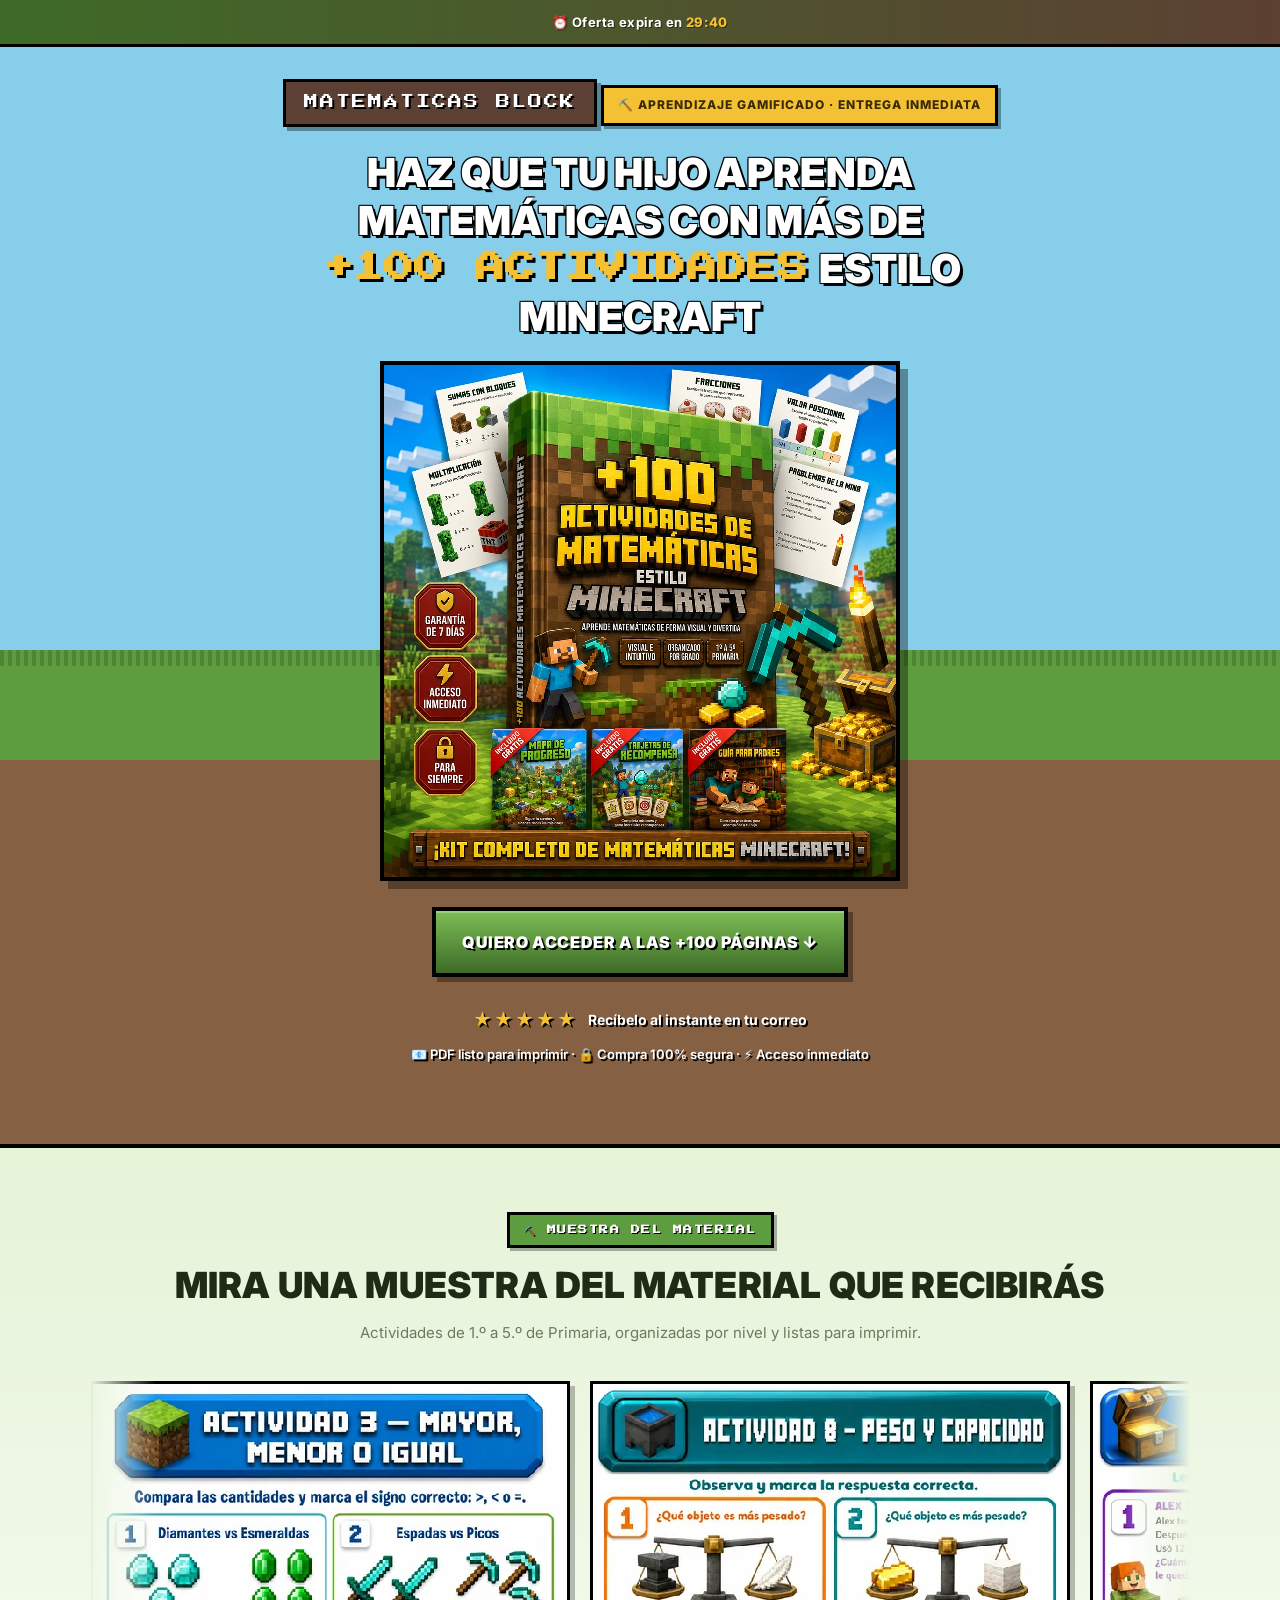
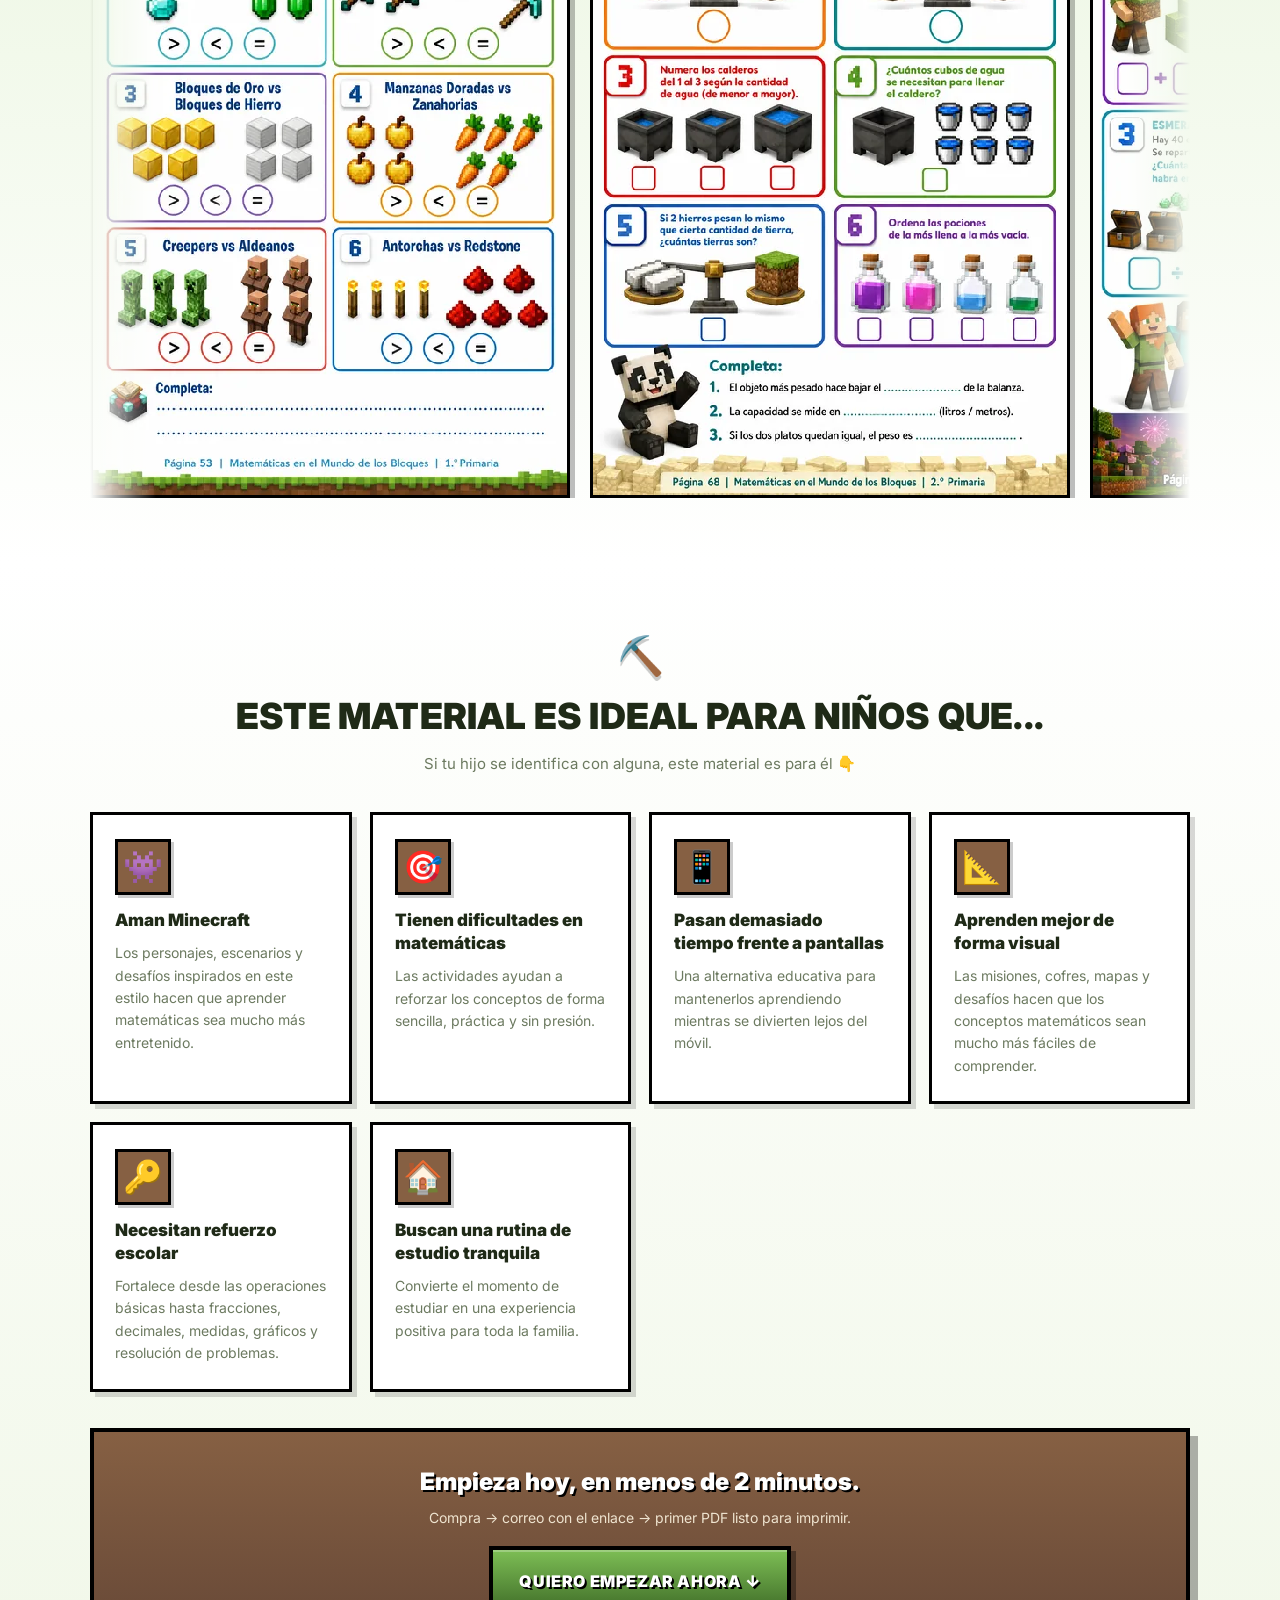
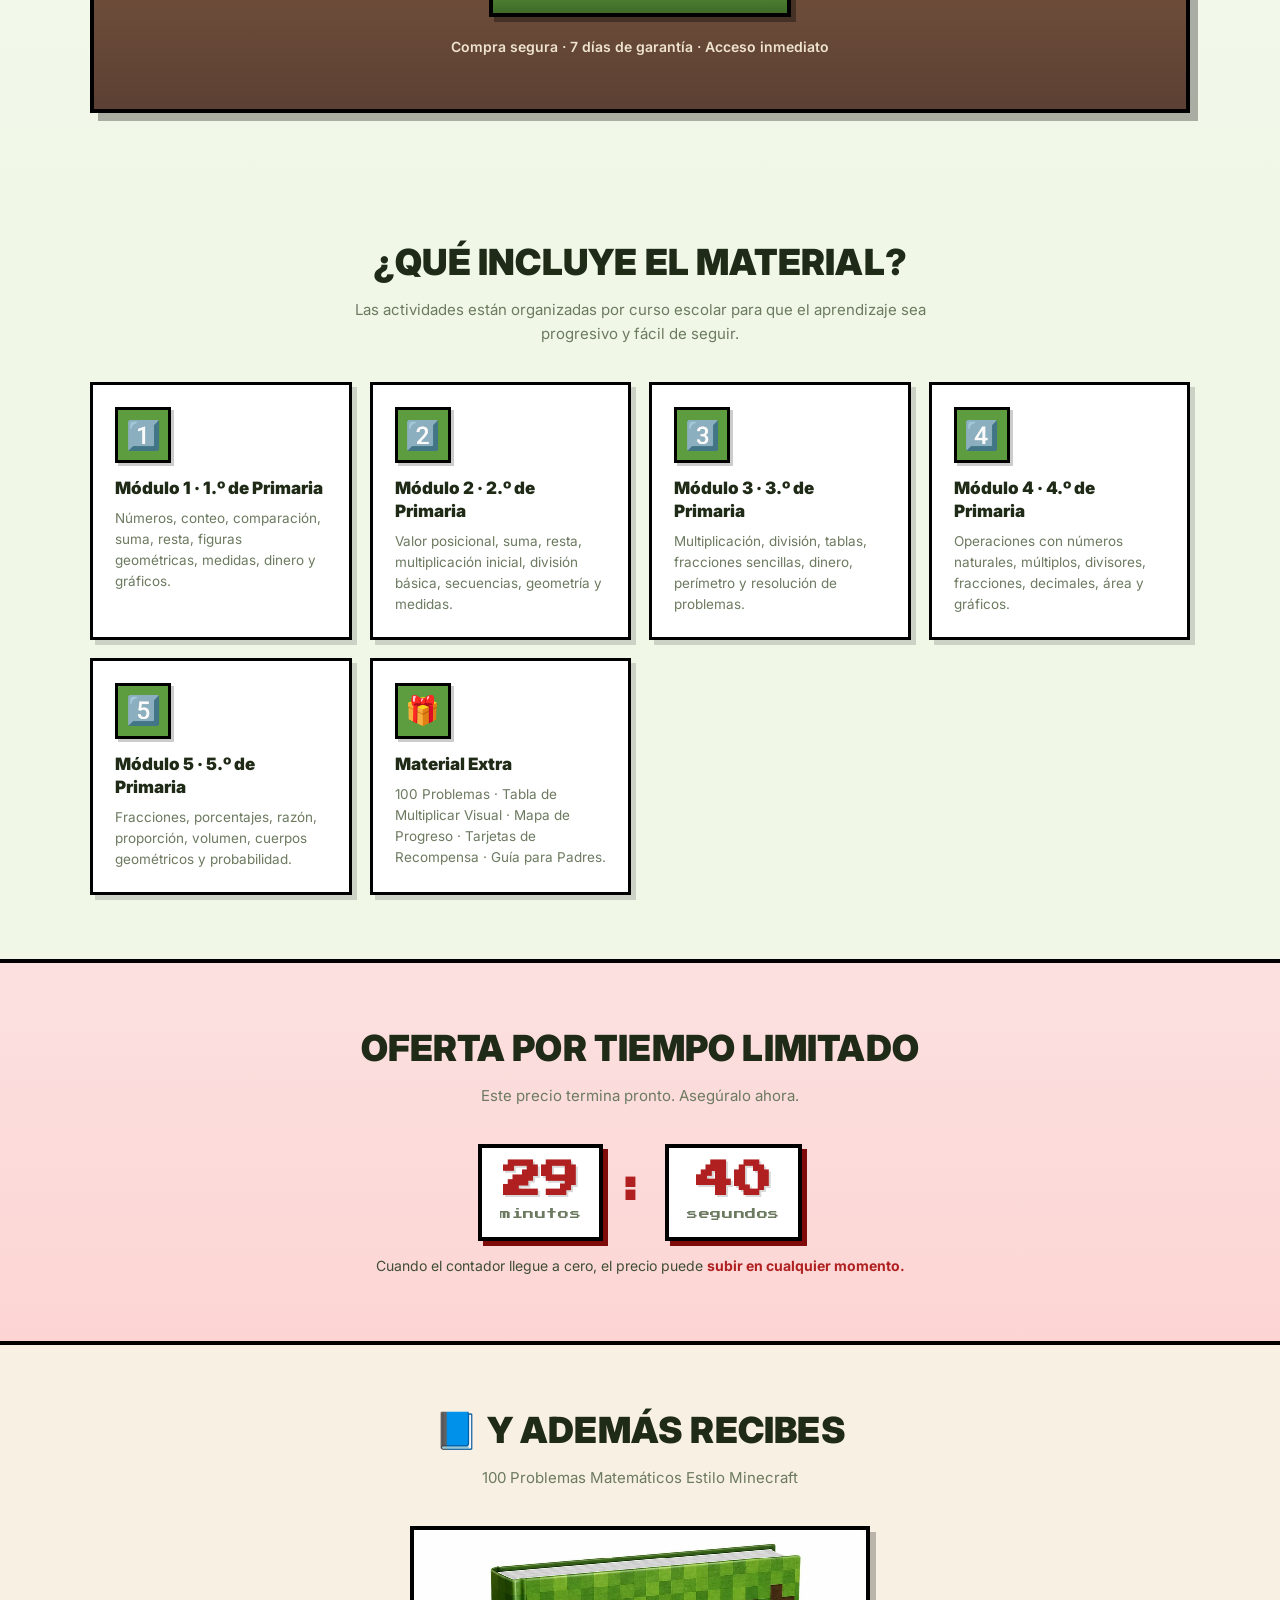
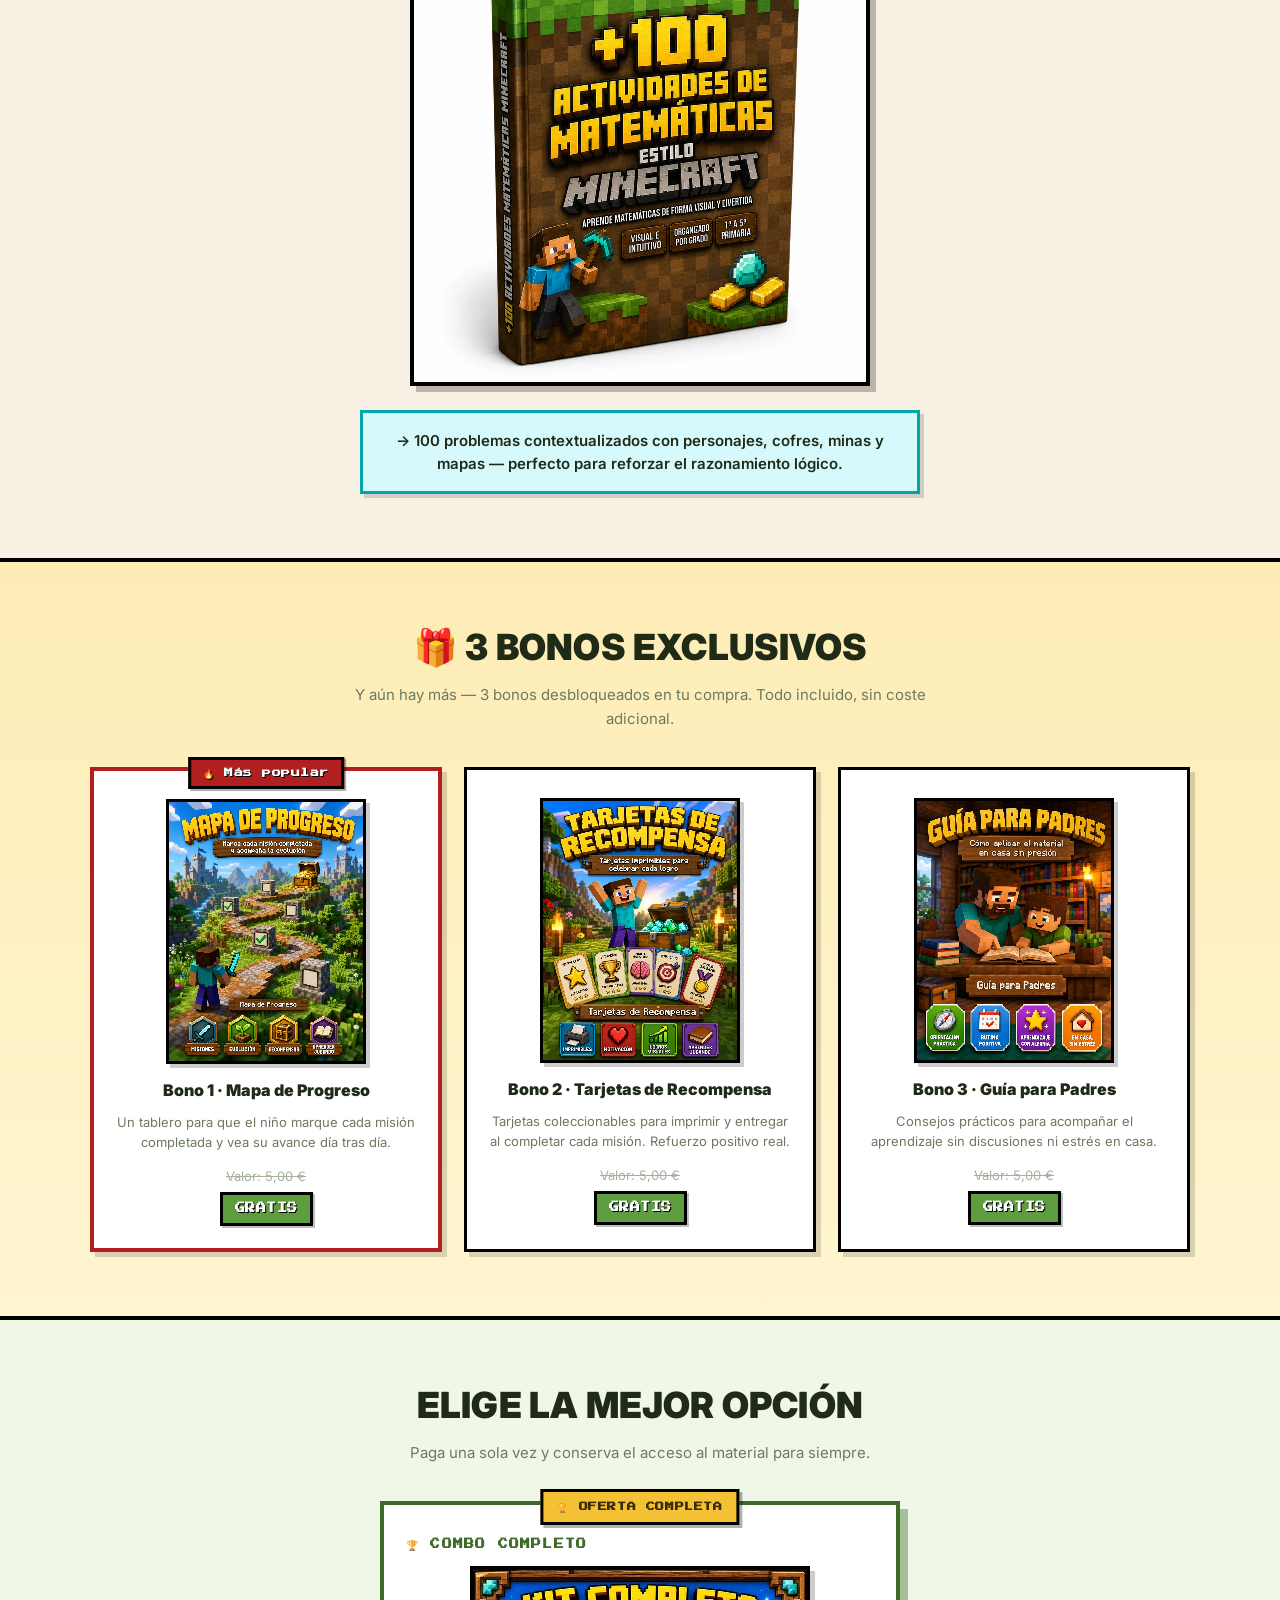
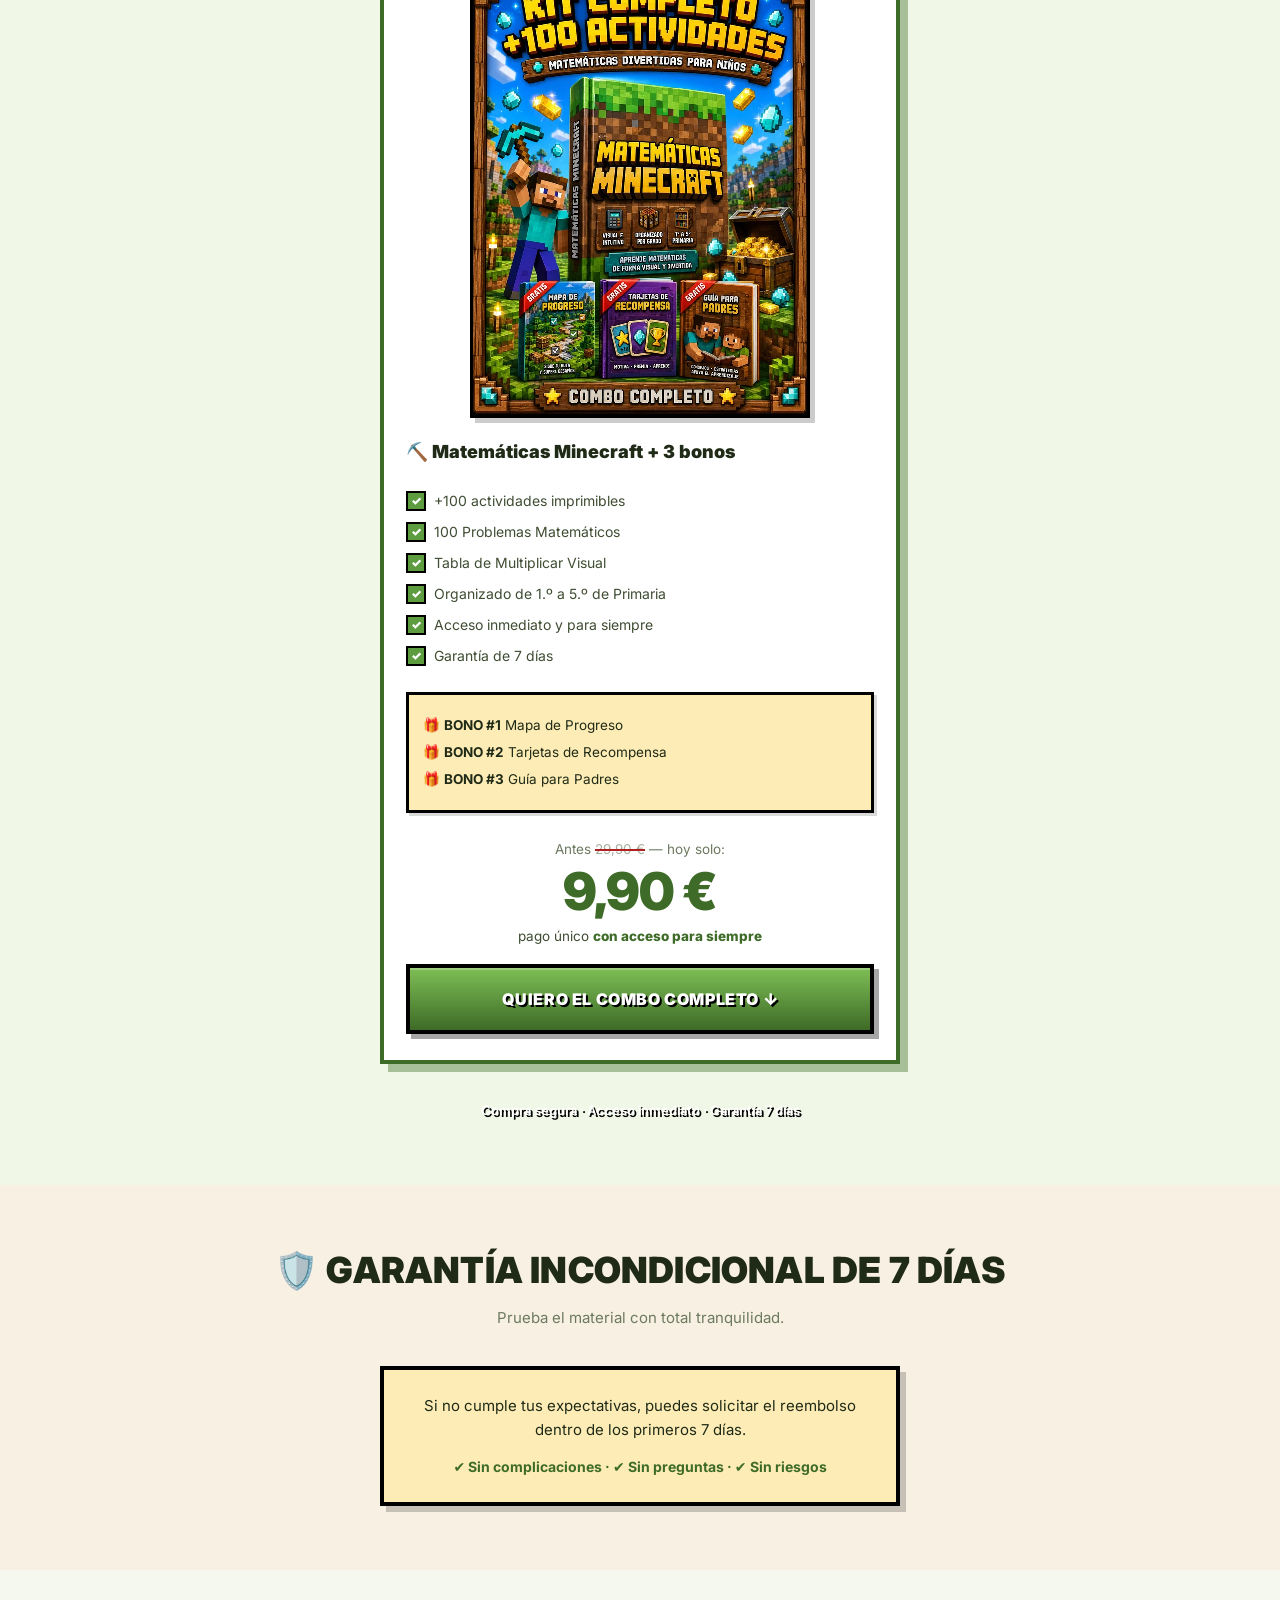
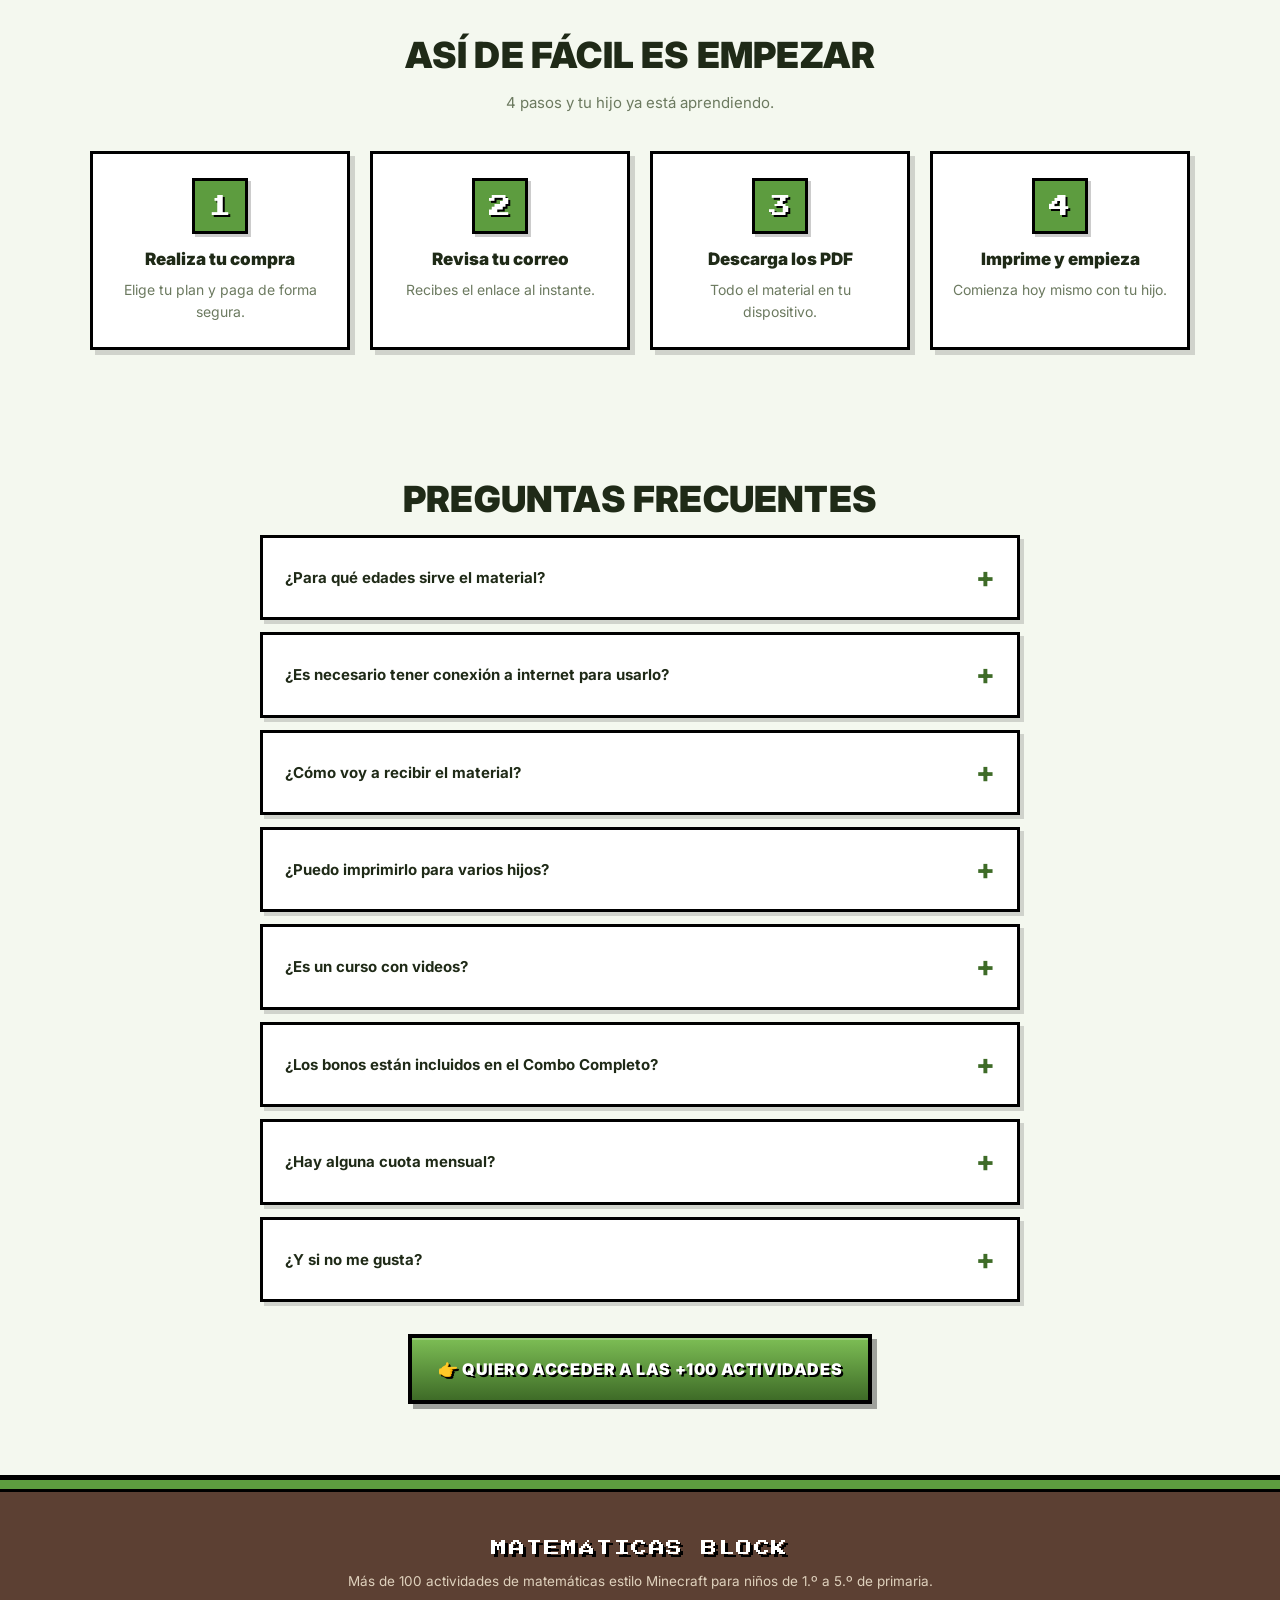
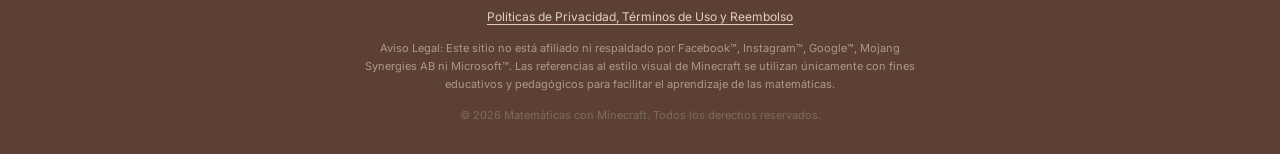
<file: index.html>
<!DOCTYPE html>
<html lang="es-ES">
<head>
<meta charset="UTF-8" />
<meta name="viewport" content="width=device-width, initial-scale=1.0" />
<title>Matemáticas con Minecraft · +100 Actividades para Niños</title>
<meta name="description" content="Más de 100 actividades de matemáticas estilo Minecraft para niños de 1.º a 5.º de primaria. PDF imprimible, acceso inmediato." />
<link rel="preconnect" href="https://fonts.googleapis.com" />
<link rel="preconnect" href="https://fonts.gstatic.com" crossorigin />
<link href="https://fonts.googleapis.com/css2?family=Press+Start+2P&family=VT323&family=Inter:wght@400;700;800;900&display=swap" rel="stylesheet" />
<link rel="stylesheet" href="styles.css" />
<link rel="preload" as="image" href="assets/hero.webp" fetchpriority="high" />

<!-- UTMify · pixel -->
<script>
  window.pixelId = "6aaaec6a2c264e0d7077d5e8";
  var a = document.createElement("script");
  a.setAttribute("async", "");
  a.setAttribute("defer", "");
  a.setAttribute("src", "https://cdn.utmify.com.br/scripts/pixel/pixel.js");
  document.head.appendChild(a);
</script>
<!-- UTMify · UTMs -->
<script
  src="https://cdn.utmify.com.br/scripts/utms/latest.js"
  data-utmify-prevent-subids
  async
  defer
></script>
</head>
<body>

<!-- TOP BAR -->
<div class="top-bar">
  <span>⏰ Oferta expira en <strong id="topTimer">29:43</strong></span>
</div>

<!-- HERO -->
<header class="hero">
  <div class="hero-inner">
    <div class="brand">MATEMÁTICAS BLOCK</div>
    <p class="kicker">⛏️ APRENDIZAJE GAMIFICADO · ENTREGA INMEDIATA</p>
    <h1>HAZ QUE TU HIJO APRENDA MATEMÁTICAS CON MÁS DE <span class="hl">+100 ACTIVIDADES</span> ESTILO MINECRAFT</h1>
    <div class="hero-img-wrap">
      <img src="assets/hero.webp" alt="Mockup del Libro de Actividades Matemáticas Minecraft" width="640" height="640" fetchpriority="high" />
    </div>

    <a href="#premium" class="cta-primary">QUIERO ACCEDER A LAS +100 PÁGINAS ↓</a>

    <div class="social-proof">
      <span class="stars">★★★★★</span>
      <span>Recíbelo al instante en tu correo</span>
    </div>
    <p class="trust-row">📧 PDF listo para imprimir · 🔒 Compra 100% segura · ⚡ Acceso inmediato</p>
  </div>
</header>

<!-- CAROUSEL: MUESTRA DEL MATERIAL -->
<section class="section section-material">
  <div class="container">
    <div class="material-head">
      <span class="material-eyebrow">⛏️ MUESTRA DEL MATERIAL</span>
      <h2 class="section-title">Mira una muestra del material que recibirás</h2>
      <p class="section-sub">Actividades de 1.º a 5.º de Primaria, organizadas por nivel y listas para imprimir.</p>
    </div>

    <div class="marquee">
      <div class="marquee-track">
        <div class="marquee-item"><img loading="lazy" decoding="async" src="assets/mm1.webp" alt="Actividad matemática — 1.º de primaria, mayor, menor o igual" /></div>
        <div class="marquee-item"><img loading="lazy" decoding="async" src="assets/mm2.webp" alt="Actividad matemática — 2.º de primaria, peso y capacidad" /></div>
        <div class="marquee-item"><img loading="lazy" decoding="async" src="assets/mm3.webp" alt="Actividad matemática — 2.º de primaria, problemas con bloques" /></div>
        <div class="marquee-item"><img loading="lazy" decoding="async" src="assets/mm4.webp" alt="Actividad matemática — 3.º de primaria, división" /></div>
        <div class="marquee-item"><img loading="lazy" decoding="async" src="assets/mm5.webp" alt="Actividad matemática — 3.º de primaria, tablas de multiplicar" /></div>
        <div class="marquee-item"><img loading="lazy" decoding="async" src="assets/mm6.webp" alt="Actividad matemática — 3.º de primaria, el dinero" /></div>
        <div class="marquee-item"><img loading="lazy" decoding="async" src="assets/mm7.webp" alt="Actividad matemática — 3.º de primaria, ángulos y figuras" /></div>
        <div class="marquee-item"><img loading="lazy" decoding="async" src="assets/mm8.webp" alt="Actividad matemática — 4.º de primaria, resolución de problemas" /></div>
        <!-- duplicados para loop -->
        <div class="marquee-item" aria-hidden="true"><img loading="lazy" decoding="async" src="assets/mm1.webp" alt="" /></div>
        <div class="marquee-item" aria-hidden="true"><img loading="lazy" decoding="async" src="assets/mm2.webp" alt="" /></div>
        <div class="marquee-item" aria-hidden="true"><img loading="lazy" decoding="async" src="assets/mm3.webp" alt="" /></div>
        <div class="marquee-item" aria-hidden="true"><img loading="lazy" decoding="async" src="assets/mm4.webp" alt="" /></div>
        <div class="marquee-item" aria-hidden="true"><img loading="lazy" decoding="async" src="assets/mm5.webp" alt="" /></div>
        <div class="marquee-item" aria-hidden="true"><img loading="lazy" decoding="async" src="assets/mm6.webp" alt="" /></div>
        <div class="marquee-item" aria-hidden="true"><img loading="lazy" decoding="async" src="assets/mm7.webp" alt="" /></div>
        <div class="marquee-item" aria-hidden="true"><img loading="lazy" decoding="async" src="assets/mm8.webp" alt="" /></div>
      </div>
    </div>
  </div>
</section>

<!-- IDEAL PARA -->
<section class="section section-ideal">
  <div class="container">
    <div class="ideal-head">
      <span class="ideal-flag">⛏️</span>
      <h2 class="section-title">ESTE MATERIAL ES IDEAL PARA NIÑOS QUE...</h2>
      <p class="section-sub">Si tu hijo se identifica con alguna, este material es para él 👇</p>
    </div>

    <div class="ideal-grid-v2">
      <div class="ideal-card-v2">
        <div class="ideal-icon">👾</div>
        <h3>Aman Minecraft</h3>
        <p>Los personajes, escenarios y desafíos inspirados en este estilo hacen que aprender matemáticas sea mucho más entretenido.</p>
      </div>
      <div class="ideal-card-v2">
        <div class="ideal-icon">🎯</div>
        <h3>Tienen dificultades en matemáticas</h3>
        <p>Las actividades ayudan a reforzar los conceptos de forma sencilla, práctica y sin presión.</p>
      </div>
      <div class="ideal-card-v2">
        <div class="ideal-icon">📱</div>
        <h3>Pasan demasiado tiempo frente a pantallas</h3>
        <p>Una alternativa educativa para mantenerlos aprendiendo mientras se divierten lejos del móvil.</p>
      </div>
      <div class="ideal-card-v2">
        <div class="ideal-icon">📐</div>
        <h3>Aprenden mejor de forma visual</h3>
        <p>Las misiones, cofres, mapas y desafíos hacen que los conceptos matemáticos sean mucho más fáciles de comprender.</p>
      </div>
      <div class="ideal-card-v2">
        <div class="ideal-icon">🔑</div>
        <h3>Necesitan refuerzo escolar</h3>
        <p>Fortalece desde las operaciones básicas hasta fracciones, decimales, medidas, gráficos y resolución de problemas.</p>
      </div>
      <div class="ideal-card-v2">
        <div class="ideal-icon">🏠</div>
        <h3>Buscan una rutina de estudio tranquila</h3>
        <p>Convierte el momento de estudiar en una experiencia positiva para toda la familia.</p>
      </div>
    </div>

    <div class="cta-block-v2">
      <h3>Empieza hoy, en menos de 2 minutos.</h3>
      <p>Compra → correo con el enlace → primer PDF listo para imprimir.</p>
      <a href="#premium" class="cta-primary">QUIERO EMPEZAR AHORA ↓</a>
      <p class="trust-row">Compra segura · 7 días de garantía · Acceso inmediato</p>
    </div>
  </div>
</section>

<!-- ¿QUÉ INCLUYE EL MATERIAL? -->
<section class="section section-darker">
  <div class="container">
    <h2 class="section-title">¿QUÉ INCLUYE EL MATERIAL?</h2>
    <p class="section-sub">Las actividades están organizadas por curso escolar para que el aprendizaje sea progresivo y fácil de seguir.</p>

    <div class="learn-grid">
      <div class="learn-card"><span class="learn-emoji">1️⃣</span><h3>Módulo 1 · 1.º de Primaria</h3><p>Números, conteo, comparación, suma, resta, figuras geométricas, medidas, dinero y gráficos.</p></div>
      <div class="learn-card"><span class="learn-emoji">2️⃣</span><h3>Módulo 2 · 2.º de Primaria</h3><p>Valor posicional, suma, resta, multiplicación inicial, división básica, secuencias, geometría y medidas.</p></div>
      <div class="learn-card"><span class="learn-emoji">3️⃣</span><h3>Módulo 3 · 3.º de Primaria</h3><p>Multiplicación, división, tablas, fracciones sencillas, dinero, perímetro y resolución de problemas.</p></div>
      <div class="learn-card"><span class="learn-emoji">4️⃣</span><h3>Módulo 4 · 4.º de Primaria</h3><p>Operaciones con números naturales, múltiplos, divisores, fracciones, decimales, área y gráficos.</p></div>
      <div class="learn-card"><span class="learn-emoji">5️⃣</span><h3>Módulo 5 · 5.º de Primaria</h3><p>Fracciones, porcentajes, razón, proporción, volumen, cuerpos geométricos y probabilidad.</p></div>
      <div class="learn-card"><span class="learn-emoji">🎁</span><h3>Material Extra</h3><p>100 Problemas · Tabla de Multiplicar Visual · Mapa de Progreso · Tarjetas de Recompensa · Guía para Padres.</p></div>
    </div>
  </div>
</section>

<!-- COUNTDOWN -->
<section class="section section-urgency">
  <div class="container narrow center">
    <h2 class="section-title">Oferta por tiempo limitado</h2>
    <p class="section-sub">Este precio termina pronto. Asegúralo ahora.</p>

    <div class="countdown">
      <div class="cd-box"><span id="cdMin">29</span><small>minutos</small></div>
      <div class="cd-colon">:</div>
      <div class="cd-box"><span id="cdSec">43</span><small>segundos</small></div>
    </div>
    <p class="cd-note">Cuando el contador llegue a cero, el precio puede <strong>subir en cualquier momento.</strong></p>
  </div>
</section>

<!-- Y ADEMÁS RECIBES -->
<section class="section section-dark">
  <div class="container narrow center">
    <h2 class="section-title">📘 Y ADEMÁS RECIBES</h2>
    <p class="section-sub">100 Problemas Matemáticos Estilo Minecraft</p>
    <div class="extra-mockup">
      <img loading="lazy" decoding="async" src="assets/extra-1.webp" alt="Mockup del cuaderno 100 Problemas Matemáticos" />
    </div>
    <p class="pain-resolver">→ 100 problemas contextualizados con personajes, cofres, minas y mapas — perfecto para reforzar el razonamiento lógico.</p>
  </div>
</section>

<!-- BONUSES -->
<section class="section section-bonus">
  <div class="container">
    <h2 class="section-title">🎁 3 BONOS EXCLUSIVOS</h2>
    <p class="section-sub">Y aún hay más — 3 bonos desbloqueados en tu compra. Todo incluido, sin coste adicional.</p>

    <div class="bonus-grid">
      <article class="bonus-card hot">
        <div class="bonus-tag">🔥 Más popular</div>
        <img loading="lazy" decoding="async" src="assets/bonus-1.webp" alt="Bono 1 — Mapa de Progreso" />
        <h3>Bono 1 · Mapa de Progreso</h3>
        <p>Un tablero para que el niño marque cada misión completada y vea su avance día tras día.</p>
        <div class="bonus-price"><span class="strike">Valor: 5,00 €</span><span class="free">GRATIS</span></div>
      </article>

      <article class="bonus-card">
        <img loading="lazy" decoding="async" src="assets/bonus-2.webp" alt="Bono 2 — Tarjetas de Recompensa" />
        <h3>Bono 2 · Tarjetas de Recompensa</h3>
        <p>Tarjetas coleccionables para imprimir y entregar al completar cada misión. Refuerzo positivo real.</p>
        <div class="bonus-price"><span class="strike">Valor: 5,00 €</span><span class="free">GRATIS</span></div>
      </article>

      <article class="bonus-card">
        <img loading="lazy" decoding="async" src="assets/bonus-3.webp" alt="Bono 3 — Guía para Padres" />
        <h3>Bono 3 · Guía para Padres</h3>
        <p>Consejos prácticos para acompañar el aprendizaje sin discusiones ni estrés en casa.</p>
        <div class="bonus-price"><span class="strike">Valor: 5,00 €</span><span class="free">GRATIS</span></div>
      </article>
    </div>
  </div>
</section>

<!-- PRICING -->
<section class="section section-darker" id="pricing">
  <div class="container">
    <h2 class="section-title">ELIGE LA MEJOR OPCIÓN</h2>
    <p class="section-sub">Paga una sola vez y conserva el acceso al material para siempre.</p>

    <div class="plans-grid single">
      <!-- COMBO COMPLETO -->
      <article class="plan-card premium" id="premium">
        <div class="ribbon">🏆 OFERTA COMPLETA</div>
        <header><span class="plan-label">🏆 COMBO COMPLETO</span></header>
        <div class="premium-cover">
          <img loading="lazy" decoding="async" src="assets/premium-cover.webp" alt="Combo Completo Matemáticas Minecraft" />
        </div>
        <h3 class="plan-title">⛏️ Matemáticas Minecraft + 3 bonos</h3>
        <ul class="plan-list">
          <li class="ok">+100 actividades imprimibles</li>
          <li class="ok">100 Problemas Matemáticos</li>
          <li class="ok">Tabla de Multiplicar Visual</li>
          <li class="ok">Organizado de 1.º a 5.º de Primaria</li>
          <li class="ok">Acceso inmediato y para siempre</li>
          <li class="ok">Garantía de 7 días</li>
        </ul>
        <div class="bonus-list-mini">
          <p>🎁 <strong>BONO #1</strong> Mapa de Progreso</p>
          <p>🎁 <strong>BONO #2</strong> Tarjetas de Recompensa</p>
          <p>🎁 <strong>BONO #3</strong> Guía para Padres</p>
        </div>
        <div class="premium-price-block">
          <p class="plan-price-label">Antes <s>29,90 €</s> — hoy solo:</p>
          <p class="plan-price">9,90 €</p>
          <p class="plan-installments">pago único <strong>con acceso para siempre</strong></p>
        </div>
        <a href="https://pay.hotmart.com/L106808883Q?checkoutMode=10" class="cta-primary cta-vip" data-plan="premium" target="_blank" rel="noopener">QUIERO EL COMBO COMPLETO ↓</a>
      </article>
    </div>

    <div class="payment-foot">
      <p class="trust-row">Compra segura · Acceso inmediato · Garantía 7 días</p>
    </div>
  </div>
</section>

<!-- GARANTÍA -->
<section class="section section-dark">
  <div class="container narrow center">
    <h2 class="section-title">🛡️ GARANTÍA INCONDICIONAL DE 7 DÍAS</h2>
    <p class="section-sub">Prueba el material con total tranquilidad.</p>
    <div class="guarantee-box">
      <p>Si no cumple tus expectativas, puedes solicitar el reembolso dentro de los primeros 7 días.</p>
      <p class="guarantee-list">✔ Sin complicaciones · ✔ Sin preguntas · ✔ Sin riesgos</p>
    </div>
  </div>
</section>

<!-- ASÍ DE FÁCIL ES EMPEZAR -->
<section class="section section-light">
  <div class="container">
    <h2 class="section-title">ASÍ DE FÁCIL ES EMPEZAR</h2>
    <p class="section-sub">4 pasos y tu hijo ya está aprendiendo.</p>

    <div class="steps-grid">
      <div class="step-card"><span class="step-num">1</span><h3>Realiza tu compra</h3><p>Elige tu plan y paga de forma segura.</p></div>
      <div class="step-card"><span class="step-num">2</span><h3>Revisa tu correo</h3><p>Recibes el enlace al instante.</p></div>
      <div class="step-card"><span class="step-num">3</span><h3>Descarga los PDF</h3><p>Todo el material en tu dispositivo.</p></div>
      <div class="step-card"><span class="step-num">4</span><h3>Imprime y empieza</h3><p>Comienza hoy mismo con tu hijo.</p></div>
    </div>
  </div>
</section>

<!-- FAQ -->
<section class="section section-light">
  <div class="container narrow">
    <h2 class="section-title">PREGUNTAS FRECUENTES</h2>

    <div class="faq">
      <details><summary>¿Para qué edades sirve el material?</summary><p>Para niños de 1.º a 5.º de Educación Primaria (aproximadamente entre 6 y 11 años). Las actividades están divididas por curso, así puedes usar solo el nivel que tu hijo necesita.</p></details>
      <details><summary>¿Es necesario tener conexión a internet para usarlo?</summary><p>No. Los archivos vienen en formato PDF listo para imprimir. Una vez descargados, puedes usarlos sin internet cuantas veces quieras.</p></details>
      <details><summary>¿Cómo voy a recibir el material?</summary><p>Justo después de la compra recibes un correo con el enlace de descarga. Todo el material llega en pocos minutos.</p></details>
      <details><summary>¿Puedo imprimirlo para varios hijos?</summary><p>Sí, puedes imprimir las actividades para uso familiar dentro del mismo hogar sin problema.</p></details>
      <details><summary>¿Es un curso con videos?</summary><p>No. Es un material 100% imprimible en PDF con actividades organizadas por curso. Ideal para complementar el estudio del cole y para actividades en casa lejos de las pantallas.</p></details>
      <details><summary>¿Los bonos están incluidos en el Combo Completo?</summary><p>Sí. En el Combo Completo recibes los 3 bonos sin coste adicional.</p></details>
      <details><summary>¿Hay alguna cuota mensual?</summary><p>No hay cuotas mensuales. Es un pago único con acceso para siempre.</p></details>
      <details><summary>¿Y si no me gusta?</summary><p>Tienes 7 días de garantía incondicional. Si no te gusta, solicitas el reembolso por correo y listo, sin preguntas.</p></details>
    </div>

    <div style="text-align:center;margin-top:32px">
      <a href="#premium" class="cta-primary">👉 QUIERO ACCEDER A LAS +100 ACTIVIDADES</a>
    </div>
  </div>
</section>

<!-- FOOTER -->
<footer class="footer">
  <div class="container narrow center">
    <p class="footer-brand">MATEMÁTICAS BLOCK</p>
    <p class="footer-tag">Más de 100 actividades de matemáticas estilo Minecraft para niños de 1.º a 5.º de primaria.</p>

    <p class="footer-links">
      <a href="/politicas.html">Políticas de Privacidad, Términos de Uso y Reembolso</a>
    </p>

    <p class="footer-legal">Aviso Legal: Este sitio no está afiliado ni respaldado por Facebook™, Instagram™, Google™, Mojang Synergies AB ni Microsoft™. Las referencias al estilo visual de Minecraft se utilizan únicamente con fines educativos y pedagógicos para facilitar el aprendizaje de las matemáticas.</p>
    <p class="footer-copy">© 2026 Matemáticas con Minecraft. Todos los derechos reservados.</p>
  </div>
</footer>

<script src="app.js"></script>
</body>
</html>
</file>
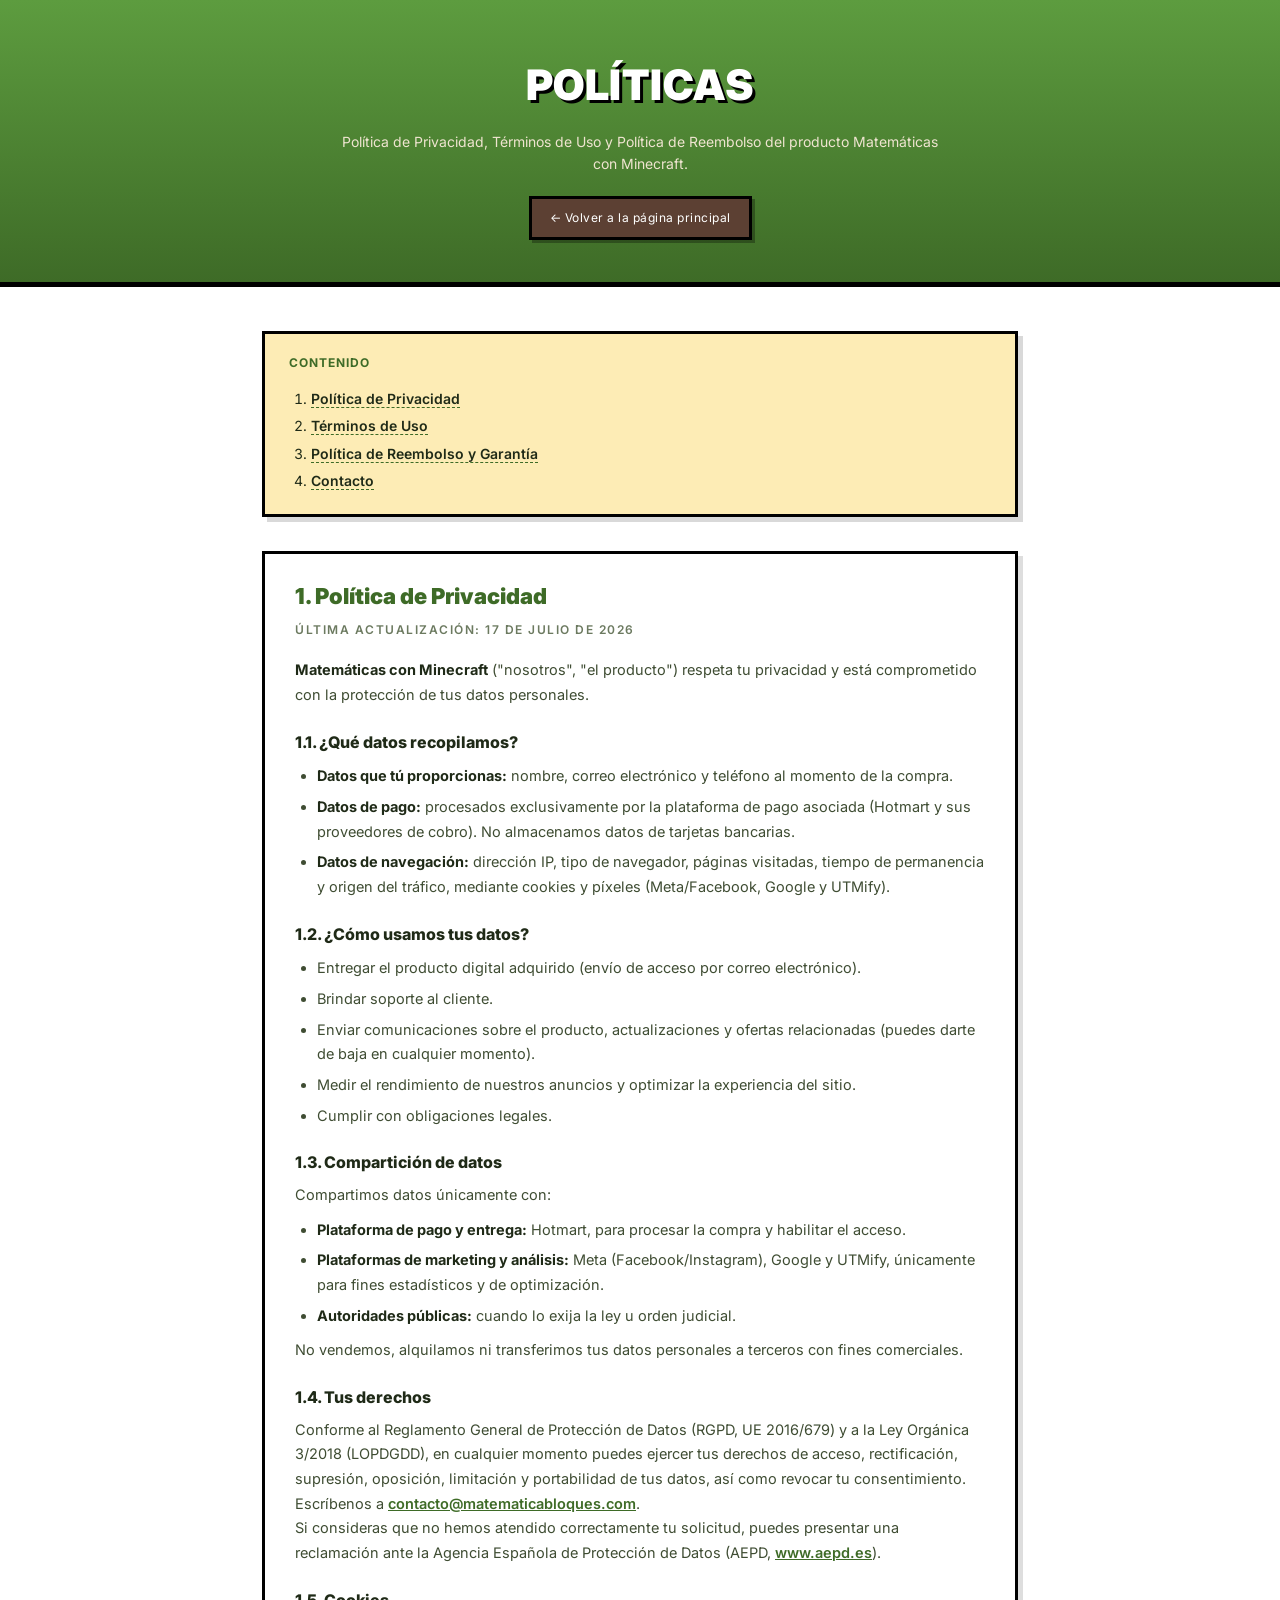
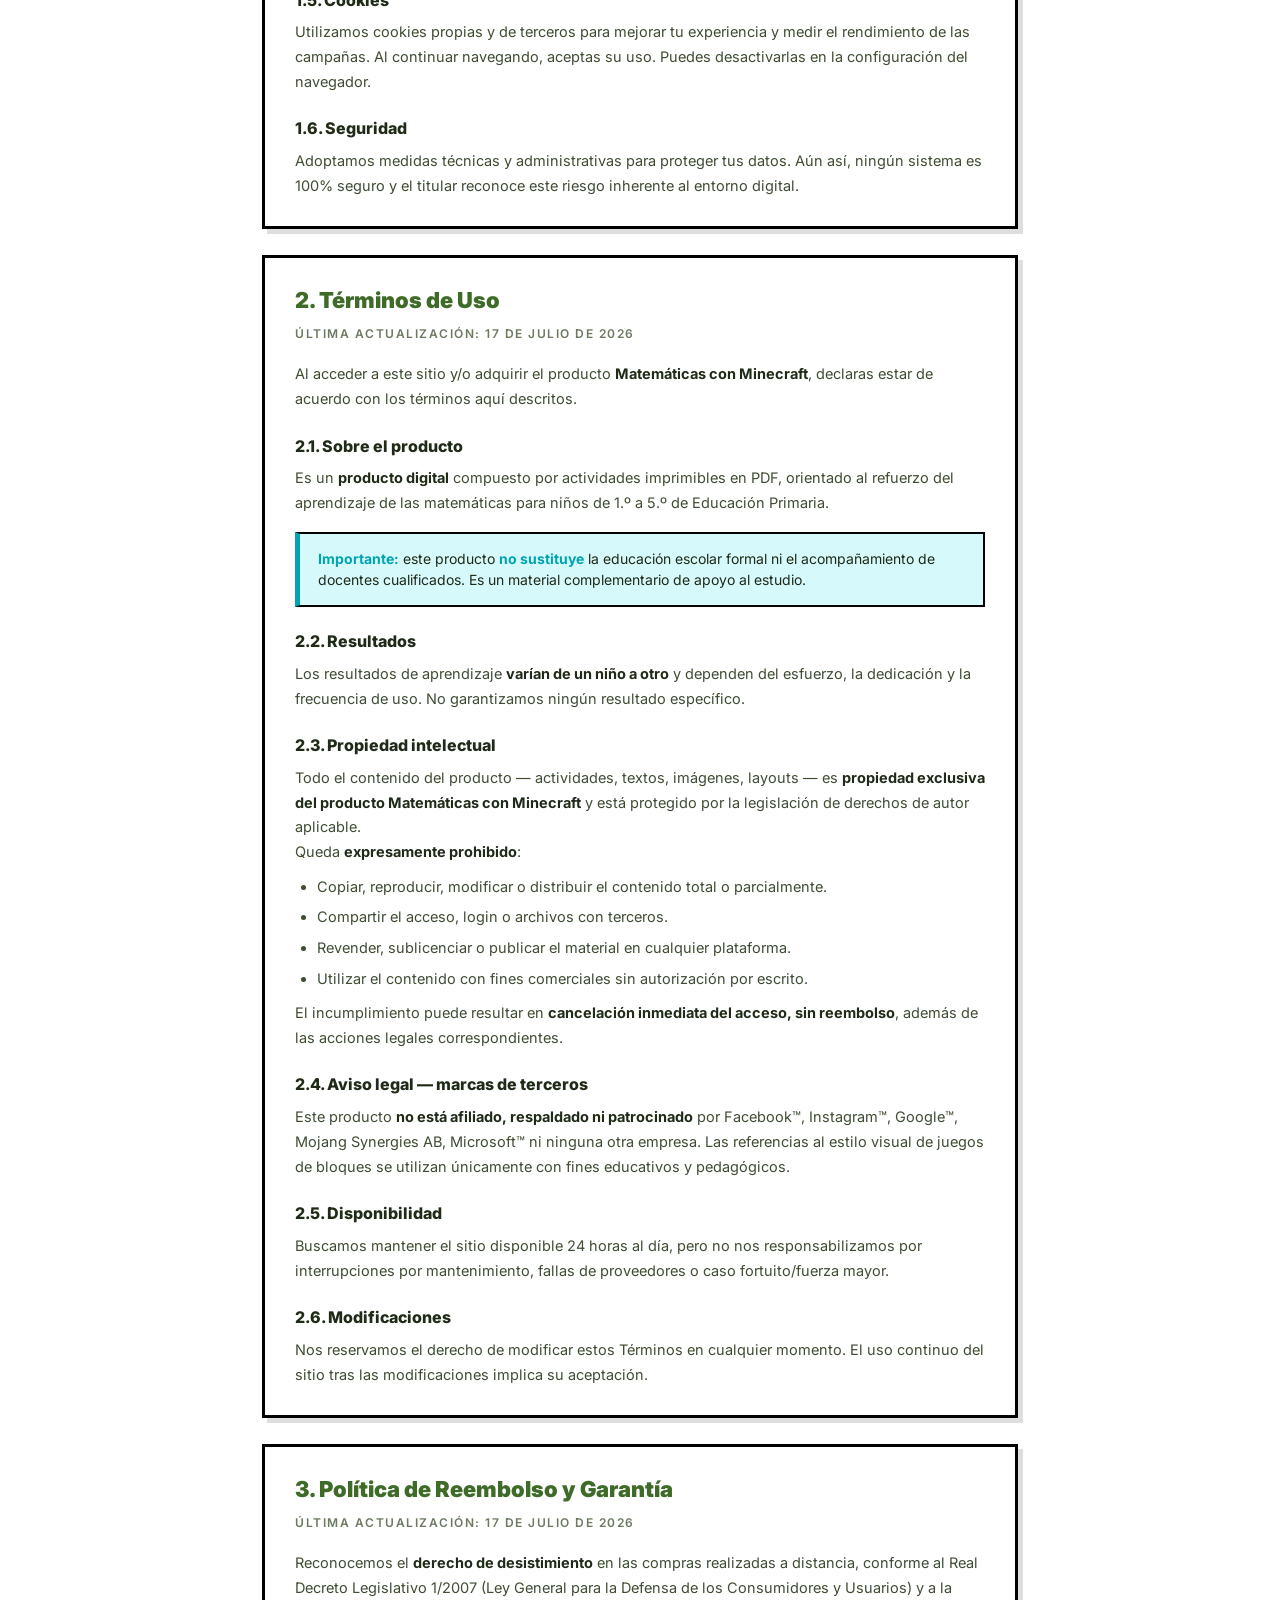
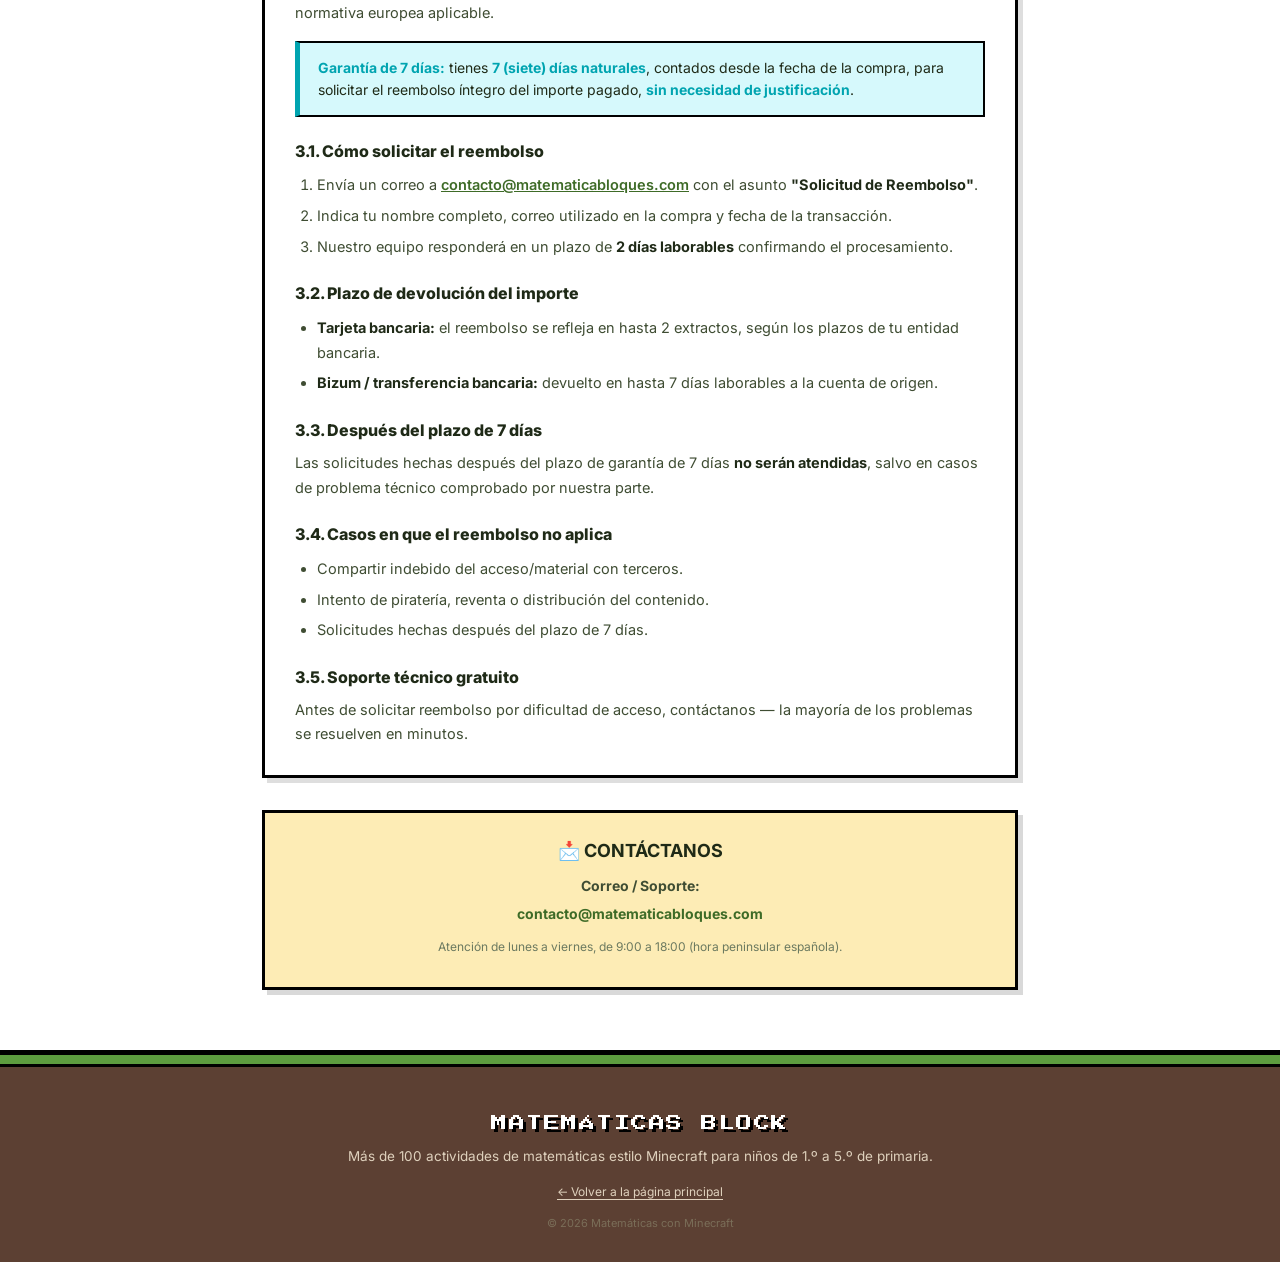
<file: politicas.html>
<!DOCTYPE html>
<html lang="es-ES">
<head>
<meta charset="UTF-8">
<meta name="viewport" content="width=device-width,initial-scale=1.0,maximum-scale=5.0">
<meta name="robots" content="index,follow">
<title>Políticas — Matemáticas con Minecraft</title>
<meta name="description" content="Política de Privacidad, Términos de Uso y Política de Reembolso del producto Matemáticas con Minecraft.">
<link rel="preconnect" href="https://fonts.googleapis.com">
<link rel="preconnect" href="https://fonts.gstatic.com" crossorigin>
<link href="https://fonts.googleapis.com/css2?family=Press+Start+2P&family=Inter:wght@400;500;600;700;800&display=swap" rel="stylesheet">
<link rel="stylesheet" href="styles.css">
<style>
  .policy-hero{
    background:linear-gradient(180deg,var(--mc-grass) 0%,var(--mc-grass-dark) 100%);
    color:#fff;padding:52px 20px 42px;text-align:center;
    border-bottom:5px solid #000;
  }
  .policy-hero h1{
    font-size:clamp(28px,5vw,42px);font-weight:900;text-transform:uppercase;
    letter-spacing:.5px;margin:0 0 14px;
    text-shadow:3px 3px 0 #000;
  }
  .policy-hero p{font-size:14px;color:#efe4d0;max-width:600px;margin:0 auto;line-height:1.6}
  .policy-back{
    display:inline-block;margin-top:20px;color:#fff;font-size:12px;
    text-decoration:none;
    background:var(--mc-dirt-dark);
    padding:10px 18px;
    border:3px solid #000;
    box-shadow:3px 3px 0 rgba(0,0,0,.3);
    
    letter-spacing:.5px;
  }
  .policy-back:hover{background:var(--mc-dirt);color:#fff}

  .policy-main{
    max-width:800px;margin:0 auto;padding:44px 22px 60px;
    color:var(--text-dark);
  }
  .policy-toc{
    background:var(--mc-gold-soft);
    border:3px solid #000;
    padding:20px 24px;margin-bottom:34px;
    box-shadow:5px 5px 0 rgba(0,0,0,.15);
  }
  .policy-toc h2{
    
    font-size:12px;text-transform:uppercase;letter-spacing:1px;
    color:var(--mc-grass-dark);margin:0 0 12px;
  }
  .policy-toc ol{margin:0;padding-left:22px;font-size:14px;line-height:1.95}
  .policy-toc a{color:var(--text-dark);text-decoration:none;border-bottom:1px dashed var(--mc-grass-dark);font-weight:600}
  .policy-toc a:hover{color:var(--mc-grass-dark);border-bottom-style:solid}

  .policy-section{
    background:#fff;
    border:3px solid #000;
    padding:28px 30px;margin-bottom:26px;
    box-shadow:5px 5px 0 rgba(0,0,0,.13);
  }
  .policy-section h2{
    color:var(--mc-grass-dark);font-size:22px;font-weight:900;
    margin:0 0 8px;line-height:1.35;
  }
  .policy-section .policy-sub{
    color:var(--text-muted);font-size:12px;text-transform:uppercase;
    letter-spacing:1.5px;margin:0 0 18px;font-weight:600;
  }
  .policy-section h3{
    color:var(--text-dark);font-size:16px;margin:22px 0 8px;font-weight:800;
  }
  .policy-section p, .policy-section li{
    color:var(--text);font-size:14.5px;line-height:1.7;
  }
  .policy-section ul, .policy-section ol{padding-left:22px;margin:10px 0}
  .policy-section li{margin-bottom:6px}
  .policy-section a{color:var(--mc-grass-dark);text-decoration:underline;font-weight:600}
  .policy-section strong{color:var(--text-dark)}

  .policy-callout{
    background:var(--mc-diamond-soft);border-left:5px solid var(--mc-diamond-dark);
    padding:14px 18px;margin:16px 0;font-size:14px;
    border-top:2px solid #000;
    border-right:2px solid #000;
    border-bottom:2px solid #000;
  }
  .policy-callout strong{color:var(--mc-diamond-dark)}

  .policy-contact{
    margin-top:32px;padding:24px 26px;background:var(--mc-gold-soft);
    border:3px solid #000;text-align:center;
    box-shadow:5px 5px 0 rgba(0,0,0,.15);
  }
  .policy-contact h3{margin:0 0 10px;color:var(--text-dark);font-size:18px}
  .policy-contact p{margin:6px 0;font-size:14px;color:var(--text)}
  .policy-contact a{color:var(--mc-grass-dark);font-weight:700;text-decoration:none;word-break:break-all}
  .policy-contact a:hover{text-decoration:underline}

  @media (max-width:600px){
    .policy-section{padding:22px 20px}
    .policy-main{padding:28px 16px 50px}
    .policy-section h2{font-size:13px}
  }
</style>
</head>
<body>

<header class="policy-hero">
  <h1>Políticas</h1>
  <p>Política de Privacidad, Términos de Uso y Política de Reembolso del producto Matemáticas con Minecraft.</p>
  <a href="/" class="policy-back">← Volver a la página principal</a>
</header>

<main class="policy-main">

  <nav class="policy-toc" aria-label="Índice">
    <h2>Contenido</h2>
    <ol>
      <li><a href="#privacidad">Política de Privacidad</a></li>
      <li><a href="#terminos">Términos de Uso</a></li>
      <li><a href="#reembolso">Política de Reembolso y Garantía</a></li>
      <li><a href="#contacto">Contacto</a></li>
    </ol>
  </nav>

  <!-- ============ PRIVACIDAD ============ -->
  <section id="privacidad" class="policy-section">
    <h2>1. Política de Privacidad</h2>
    <p class="policy-sub">Última actualización: 17 de julio de 2026</p>

    <p><strong>Matemáticas con Minecraft</strong> ("nosotros", "el producto") respeta tu privacidad y está comprometido con la protección de tus datos personales.</p>

    <h3>1.1. ¿Qué datos recopilamos?</h3>
    <ul>
      <li><strong>Datos que tú proporcionas:</strong> nombre, correo electrónico y teléfono al momento de la compra.</li>
      <li><strong>Datos de pago:</strong> procesados exclusivamente por la plataforma de pago asociada (Hotmart y sus proveedores de cobro). No almacenamos datos de tarjetas bancarias.</li>
      <li><strong>Datos de navegación:</strong> dirección IP, tipo de navegador, páginas visitadas, tiempo de permanencia y origen del tráfico, mediante cookies y píxeles (Meta/Facebook, Google y UTMify).</li>
    </ul>

    <h3>1.2. ¿Cómo usamos tus datos?</h3>
    <ul>
      <li>Entregar el producto digital adquirido (envío de acceso por correo electrónico).</li>
      <li>Brindar soporte al cliente.</li>
      <li>Enviar comunicaciones sobre el producto, actualizaciones y ofertas relacionadas (puedes darte de baja en cualquier momento).</li>
      <li>Medir el rendimiento de nuestros anuncios y optimizar la experiencia del sitio.</li>
      <li>Cumplir con obligaciones legales.</li>
    </ul>

    <h3>1.3. Compartición de datos</h3>
    <p>Compartimos datos únicamente con:</p>
    <ul>
      <li><strong>Plataforma de pago y entrega:</strong> Hotmart, para procesar la compra y habilitar el acceso.</li>
      <li><strong>Plataformas de marketing y análisis:</strong> Meta (Facebook/Instagram), Google y UTMify, únicamente para fines estadísticos y de optimización.</li>
      <li><strong>Autoridades públicas:</strong> cuando lo exija la ley u orden judicial.</li>
    </ul>
    <p>No vendemos, alquilamos ni transferimos tus datos personales a terceros con fines comerciales.</p>

    <h3>1.4. Tus derechos</h3>
    <p>Conforme al Reglamento General de Protección de Datos (RGPD, UE 2016/679) y a la Ley Orgánica 3/2018 (LOPDGDD), en cualquier momento puedes ejercer tus derechos de acceso, rectificación, supresión, oposición, limitación y portabilidad de tus datos, así como revocar tu consentimiento. Escríbenos a <a href="mailto:contacto@matematicabloques.com">contacto@matematicabloques.com</a>.</p>
    <p>Si consideras que no hemos atendido correctamente tu solicitud, puedes presentar una reclamación ante la Agencia Española de Protección de Datos (AEPD, <a href="https://www.aepd.es" target="_blank" rel="noopener">www.aepd.es</a>).</p>

    <h3>1.5. Cookies</h3>
    <p>Utilizamos cookies propias y de terceros para mejorar tu experiencia y medir el rendimiento de las campañas. Al continuar navegando, aceptas su uso. Puedes desactivarlas en la configuración del navegador.</p>

    <h3>1.6. Seguridad</h3>
    <p>Adoptamos medidas técnicas y administrativas para proteger tus datos. Aún así, ningún sistema es 100% seguro y el titular reconoce este riesgo inherente al entorno digital.</p>
  </section>

  <!-- ============ TÉRMINOS DE USO ============ -->
  <section id="terminos" class="policy-section">
    <h2>2. Términos de Uso</h2>
    <p class="policy-sub">Última actualización: 17 de julio de 2026</p>

    <p>Al acceder a este sitio y/o adquirir el producto <strong>Matemáticas con Minecraft</strong>, declaras estar de acuerdo con los términos aquí descritos.</p>

    <h3>2.1. Sobre el producto</h3>
    <p>Es un <strong>producto digital</strong> compuesto por actividades imprimibles en PDF, orientado al refuerzo del aprendizaje de las matemáticas para niños de 1.º a 5.º de Educación Primaria.</p>

    <div class="policy-callout">
      <strong>Importante:</strong> este producto <strong>no sustituye</strong> la educación escolar formal ni el acompañamiento de docentes cualificados. Es un material complementario de apoyo al estudio.
    </div>

    <h3>2.2. Resultados</h3>
    <p>Los resultados de aprendizaje <strong>varían de un niño a otro</strong> y dependen del esfuerzo, la dedicación y la frecuencia de uso. No garantizamos ningún resultado específico.</p>

    <h3>2.3. Propiedad intelectual</h3>
    <p>Todo el contenido del producto — actividades, textos, imágenes, layouts — es <strong>propiedad exclusiva del producto Matemáticas con Minecraft</strong> y está protegido por la legislación de derechos de autor aplicable.</p>
    <p>Queda <strong>expresamente prohibido</strong>:</p>
    <ul>
      <li>Copiar, reproducir, modificar o distribuir el contenido total o parcialmente.</li>
      <li>Compartir el acceso, login o archivos con terceros.</li>
      <li>Revender, sublicenciar o publicar el material en cualquier plataforma.</li>
      <li>Utilizar el contenido con fines comerciales sin autorización por escrito.</li>
    </ul>
    <p>El incumplimiento puede resultar en <strong>cancelación inmediata del acceso, sin reembolso</strong>, además de las acciones legales correspondientes.</p>

    <h3>2.4. Aviso legal — marcas de terceros</h3>
    <p>Este producto <strong>no está afiliado, respaldado ni patrocinado</strong> por Facebook™, Instagram™, Google™, Mojang Synergies AB, Microsoft™ ni ninguna otra empresa. Las referencias al estilo visual de juegos de bloques se utilizan únicamente con fines educativos y pedagógicos.</p>

    <h3>2.5. Disponibilidad</h3>
    <p>Buscamos mantener el sitio disponible 24 horas al día, pero no nos responsabilizamos por interrupciones por mantenimiento, fallas de proveedores o caso fortuito/fuerza mayor.</p>

    <h3>2.6. Modificaciones</h3>
    <p>Nos reservamos el derecho de modificar estos Términos en cualquier momento. El uso continuo del sitio tras las modificaciones implica su aceptación.</p>
  </section>

  <!-- ============ REEMBOLSO ============ -->
  <section id="reembolso" class="policy-section">
    <h2>3. Política de Reembolso y Garantía</h2>
    <p class="policy-sub">Última actualización: 17 de julio de 2026</p>

    <p>Reconocemos el <strong>derecho de desistimiento</strong> en las compras realizadas a distancia, conforme al Real Decreto Legislativo 1/2007 (Ley General para la Defensa de los Consumidores y Usuarios) y a la normativa europea aplicable.</p>

    <div class="policy-callout">
      <strong>Garantía de 7 días:</strong> tienes <strong>7 (siete) días naturales</strong>, contados desde la fecha de la compra, para solicitar el reembolso íntegro del importe pagado, <strong>sin necesidad de justificación</strong>.
    </div>

    <h3>3.1. Cómo solicitar el reembolso</h3>
    <ol>
      <li>Envía un correo a <a href="mailto:contacto@matematicabloques.com">contacto@matematicabloques.com</a> con el asunto <strong>"Solicitud de Reembolso"</strong>.</li>
      <li>Indica tu nombre completo, correo utilizado en la compra y fecha de la transacción.</li>
      <li>Nuestro equipo responderá en un plazo de <strong>2 días laborables</strong> confirmando el procesamiento.</li>
    </ol>

    <h3>3.2. Plazo de devolución del importe</h3>
    <ul>
      <li><strong>Tarjeta bancaria:</strong> el reembolso se refleja en hasta 2 extractos, según los plazos de tu entidad bancaria.</li>
      <li><strong>Bizum / transferencia bancaria:</strong> devuelto en hasta 7 días laborables a la cuenta de origen.</li>
    </ul>

    <h3>3.3. Después del plazo de 7 días</h3>
    <p>Las solicitudes hechas después del plazo de garantía de 7 días <strong>no serán atendidas</strong>, salvo en casos de problema técnico comprobado por nuestra parte.</p>

    <h3>3.4. Casos en que el reembolso no aplica</h3>
    <ul>
      <li>Compartir indebido del acceso/material con terceros.</li>
      <li>Intento de piratería, reventa o distribución del contenido.</li>
      <li>Solicitudes hechas después del plazo de 7 días.</li>
    </ul>

    <h3>3.5. Soporte técnico gratuito</h3>
    <p>Antes de solicitar reembolso por dificultad de acceso, contáctanos — la mayoría de los problemas se resuelven en minutos.</p>
  </section>

  <!-- ============ CONTACTO ============ -->
  <section id="contacto" class="policy-contact">
    <h3>📩 CONTÁCTANOS</h3>
    <p><strong>Correo / Soporte:</strong></p>
    <p><a href="mailto:contacto@matematicabloques.com">contacto@matematicabloques.com</a></p>
    <p style="font-size:12px;color:var(--text-muted);margin-top:14px">Atención de lunes a viernes, de 9:00 a 18:00 (hora peninsular española).</p>
  </section>

</main>

<footer class="footer">
  <div class="container narrow center">
    <p class="footer-brand">MATEMÁTICAS BLOCK</p>
    <p class="footer-tag">Más de 100 actividades de matemáticas estilo Minecraft para niños de 1.º a 5.º de primaria.</p>
    <p class="footer-links"><a href="/">← Volver a la página principal</a></p>
    <p class="footer-copy">© 2026 Matemáticas con Minecraft</p>
  </div>
</footer>

</body>
</html>
</file>
<file: styles.css>
/* ============ RESET / BASE ============ */
*,*::before,*::after{box-sizing:border-box;margin:0;padding:0}
html{scroll-behavior:smooth;-webkit-font-smoothing:antialiased}
body{
  font-family:'Inter',system-ui,-apple-system,'Segoe UI',Roboto,Helvetica,Arial,sans-serif;
  background:#fff;color:var(--text-dark);line-height:1.55;
  overflow-x:hidden;
}
img{display:block;max-width:100%;height:auto;image-rendering:pixelated;image-rendering:-moz-crisp-edges}
a{color:inherit;text-decoration:none}
button{font:inherit;cursor:pointer;border:0;background:none;color:inherit}

:root{
  /* Paleta Minecraft */
  --mc-grass:#5D9C3F;
  --mc-grass-dark:#3E6B27;
  --mc-grass-light:#7DBE55;
  --mc-grass-soft:#e5f3d7;
  --mc-dirt:#866043;
  --mc-dirt-dark:#5C4033;
  --mc-dirt-light:#a67b57;
  --mc-dirt-soft:#f5ead9;
  --mc-stone:#7F7F7F;
  --mc-stone-dark:#4d4d4d;
  --mc-diamond:#5DECF5;
  --mc-diamond-dark:#00a4b0;
  --mc-diamond-soft:#d6f9fc;
  --mc-redstone:#B02020;
  --mc-redstone-dark:#7f0a0a;
  --mc-redstone-light:#e0453f;
  --mc-redstone-soft:#fbe0e0;
  --mc-gold:#f4c034;
  --mc-gold-soft:#fdecb5;

  /* Backgrounds */
  --bg-white:#ffffff;
  --bg-cream:#faf6ea;
  --bg-soft:#f4f8ef;
  --bg-grass-tint:#f0f7e7;
  --bg-dirt-tint:#f8f0e3;

  /* Texto */
  --text-dark:#1f2a17;
  --text:#3f4d33;
  --text-muted:#6c7a60;
  --text-soft:#a5b19c;

  /* Borders / shadows */
  --border:rgba(62,107,39,.12);
  --border-strong:rgba(62,107,39,.28);
  --shadow-soft:0 6px 0 rgba(62,107,39,.10);
  --shadow-md:0 8px 0 rgba(62,107,39,.16);
  --shadow-block:0 6px 0 rgba(0,0,0,.15), 0 12px 24px rgba(62,107,39,.14);

  /* CTA = verde grama Minecraft */
  --cta-from:#7DBE55;
  --cta-to:#3E6B27;
  --cta-shadow:rgba(62,107,39,.42);

  /* Fontes */
  --font-pixel:'Press Start 2P','VT323','Courier New',monospace;
  --font-body:'Inter',system-ui,-apple-system,sans-serif;
}

/* ============ TOP BAR ============ */
.top-bar{
  background:linear-gradient(90deg,var(--mc-grass-dark) 0%,var(--mc-dirt-dark) 100%);
  color:#fff;text-align:center;
  padding:12px 16px;font-size:13px;font-weight:700;
  letter-spacing:.4px;
  text-shadow:1px 1px 0 rgba(0,0,0,.5);
  border-bottom:3px solid #000;
}
.top-bar strong{font-weight:800;color:var(--mc-gold)}

/* ============ HERO ============ */
.hero{
  background:
    linear-gradient(180deg,#87CEEB 0%,#87CEEB 55%, var(--mc-grass) 55%, var(--mc-grass) 65%, var(--mc-dirt) 65%),
    #ffffff;
  padding:32px 20px 80px;
  text-align:center;
  position:relative;
  overflow:hidden;
}
.hero::before{
  content:"";
  position:absolute;
  left:0;right:0;
  top:55%;
  height:16px;
  background-image:
    linear-gradient(90deg,rgba(0,0,0,.15) 25%,transparent 25%,transparent 50%,rgba(0,0,0,.15) 50%,rgba(0,0,0,.15) 75%,transparent 75%);
  background-size:16px 16px;
  z-index:1;
  pointer-events:none;
}
.hero-inner{max-width:820px;margin:0 auto;position:relative;z-index:2}
.brand{
  font-family:var(--font-pixel);
  font-size:14px;letter-spacing:2px;
  color:#fff;
  background:var(--mc-dirt-dark);
  display:inline-block;
  padding:10px 18px;
  border:3px solid #000;
  box-shadow:4px 4px 0 rgba(0,0,0,.35);
  margin-bottom:22px;
  text-shadow:2px 2px 0 #000;
}
.kicker{
  display:inline-block;
  background:var(--mc-gold);
  color:#3a2a05;
  padding:8px 14px;
  font-size:12px;font-weight:800;letter-spacing:1px;
  margin-bottom:16px;
  border:3px solid #000;
  box-shadow:3px 3px 0 rgba(0,0,0,.35);
  text-transform:uppercase;
}
.hero h1{
  font-size:clamp(26px,5vw,40px);
  font-weight:900;line-height:1.2;
  margin-bottom:18px;color:#fff;
  text-shadow:3px 3px 0 #000, -1px -1px 0 #000, 1px -1px 0 #000, -1px 1px 0 #000;
  letter-spacing:.3px;
  text-transform:uppercase;
}
.hl{color:var(--mc-gold);text-shadow:3px 3px 0 #000;font-family:var(--font-pixel);font-size:.75em;display:inline-block;padding:0 4px}
.sub{
  color:#fff;font-size:15px;
  max-width:640px;margin:0 auto 24px;
  background:rgba(0,0,0,.55);
  padding:12px 18px;
  border:2px solid #000;
  border-radius:4px;
  line-height:1.6;
}
.hero-img-wrap{
  margin:20px auto 26px;
  max-width:520px;
  position:relative;
}
.hero-img-wrap img{
  width:100%;
  border:4px solid #000;
  box-shadow:8px 8px 0 rgba(0,0,0,.35);
  background:#fff;
}
.cta-primary{
  display:inline-block;
  background:linear-gradient(180deg,var(--cta-from) 0%,var(--cta-to) 100%);
  color:#fff;
  font-weight:900;font-size:16px;
  padding:20px 26px;
  border:4px solid #000;
  box-shadow:5px 5px 0 rgba(0,0,0,.35), inset 0 2px 0 rgba(255,255,255,.25);
  text-transform:uppercase;letter-spacing:.6px;
  text-shadow:2px 2px 0 #000;
  transition:transform .12s ease, box-shadow .12s ease, filter .2s ease;
  line-height:1.4;
  position:relative;
  overflow:hidden;
  isolation:isolate;
  animation:cta-glow 5s ease-in-out infinite;
}
/* brillo que cruza el boton, con pausa larga entre ciclos */
.cta-primary::after{
  content:"";
  position:absolute;
  top:-60%;
  left:-60%;
  width:38%;
  height:220%;
  background:linear-gradient(100deg,transparent 0%,rgba(255,255,255,.42) 50%,transparent 100%);
  transform:rotate(18deg);
  pointer-events:none;
  animation:cta-shine 5s ease-in-out infinite;
}
.cta-primary:hover{transform:translate(-2px,-2px);box-shadow:7px 7px 0 rgba(0,0,0,.4), inset 0 2px 0 rgba(255,255,255,.25);animation:none}
.cta-primary:hover::after{animation:none;opacity:0}
.cta-primary:active{transform:translate(2px,2px);box-shadow:2px 2px 0 rgba(0,0,0,.35)}

@keyframes cta-shine{
  0%   {left:-60%}
  38%  {left:130%}
  100% {left:130%}
}
@keyframes cta-glow{
  0%,100%{filter:brightness(1)}
  38%    {filter:brightness(1.07)}
}
@media (prefers-reduced-motion:reduce){
  .cta-primary{animation:none}
  .cta-primary::after{animation:none;opacity:0}
}
.social-proof{
  margin-top:22px;font-size:14px;color:#fff;
  display:flex;align-items:center;justify-content:center;gap:10px;flex-wrap:wrap;
  text-shadow:2px 2px 0 #000;
  font-weight:700;
}
.stars{color:var(--mc-gold);letter-spacing:2px;font-size:18px}
.trust-row{color:#fff;font-size:13px;margin-top:10px;text-shadow:2px 2px 0 #000;font-weight:600}

/* ============ SECTIONS ============ */
.section{padding:64px 20px}
.section-light{background:var(--bg-soft);color:var(--text-dark)}
.section-dark{background:var(--bg-dirt-tint);color:var(--text-dark)}
.section-darker{background:var(--bg-grass-tint);color:var(--text-dark)}
.section-urgency{
  background:linear-gradient(180deg,var(--mc-redstone-soft) 0%,#fcd5d3 100%);
  color:var(--text-dark);
  border-top:4px solid #000;
  border-bottom:4px solid #000;
}
.section-bonus{
  background:
    linear-gradient(180deg,var(--mc-gold-soft) 0%,#fff5d1 100%);
  color:var(--text-dark);
  border-top:4px solid #000;
  border-bottom:4px solid #000;
}
.container{max-width:1100px;margin:0 auto}
.container.narrow{max-width:760px}
.center{text-align:center}

.section-title{
  font-size:clamp(24px,4vw,36px);
  font-weight:900;text-align:center;
  margin-bottom:14px;line-height:1.2;color:var(--text-dark);
  letter-spacing:.2px;
  text-transform:uppercase;
}
.section-sub{
  text-align:center;color:var(--text-muted);
  max-width:640px;margin:0 auto 36px;font-size:15px;
  line-height:1.6;
}

/* ============ SECTION MATERIAL ============ */
.section-material{
  background:
    linear-gradient(180deg,var(--mc-grass-soft) 0%,#ffffff 100%);
  color:var(--text-dark);
  border-top:4px solid #000;
}
.material-head{text-align:center;margin-bottom:30px}
.material-eyebrow{
  display:inline-block;
  background:var(--mc-grass);
  color:#fff;
  font-family:var(--font-pixel);
  font-weight:800;font-size:9px;letter-spacing:1.5px;
  padding:8px 14px;
  border:3px solid #000;
  box-shadow:3px 3px 0 rgba(0,0,0,.3);
  margin-bottom:16px;
  text-shadow:1px 1px 0 #000;
}

/* ============ MARQUEE ============ */
.marquee{
  position:relative;overflow:hidden;
  width:100%;
  -webkit-mask-image:linear-gradient(90deg,transparent 0,#000 6%,#000 94%,transparent 100%);
          mask-image:linear-gradient(90deg,transparent 0,#000 6%,#000 94%,transparent 100%);
}
.marquee-track{
  display:flex;gap:20px;
  width:max-content;
  animation:marquee 26s linear infinite;
  will-change:transform;
}
.marquee-item{
  flex:0 0 auto;
  width:clamp(280px, 44vw, 480px);
  overflow:hidden;
  background:#fff;
  border:3px solid #000;
  box-shadow:5px 5px 0 rgba(0,0,0,.25);
}
.marquee-item img{width:100%;height:auto;display:block}
@keyframes marquee{
  from{transform:translateX(0)}
  to{transform:translateX(calc(-50% - 10px))}
}

/* ============ DEPOIMENTOS MARQUEE ============ */
.dep-marquee{
  position:relative;overflow:hidden;width:100%;
  -webkit-mask-image:linear-gradient(90deg,transparent 0,#000 5%,#000 95%,transparent 100%);
          mask-image:linear-gradient(90deg,transparent 0,#000 5%,#000 95%,transparent 100%);
}
.dep-marquee-track{
  display:flex;gap:20px;
  width:max-content;
  animation:marquee 18s linear infinite;
  will-change:transform;
}
.dep-item{
  flex:0 0 auto;
  width:clamp(260px, 28vw, 340px);
  height:520px;
  overflow:hidden;
  background:#f0f7e7;
  border:3px solid #000;
  box-shadow:5px 5px 0 rgba(0,0,0,.2);
  position:relative;
}
.dep-item img{
  width:100%;height:100%;display:block;
  object-fit:cover;object-position:top center;
  image-rendering:-webkit-optimize-contrast;
  image-rendering:high-quality;
}
@media (max-width:480px){
  .dep-item{width:240px;height:440px}
}

/* ============ EXTRA MOCKUP ============ */
.extra-mockup{
  margin:20px auto 24px;
  max-width:460px;
}
.extra-mockup img{
  width:100%;
  border:4px solid #000;
  box-shadow:6px 6px 0 rgba(0,0,0,.25);
  background:#fff;
}
.pain-resolver{
  text-align:center;color:var(--text-dark);font-size:15px;
  background:var(--mc-diamond-soft);
  border:3px solid var(--mc-diamond-dark);
  padding:16px 18px;margin:20px auto 0;
  max-width:560px;
  box-shadow:4px 4px 0 rgba(0,0,0,.15);
  font-weight:600;
}

/* ============ LEARN GRID ============ */
.learn-grid{
  display:grid;grid-template-columns:repeat(auto-fit,minmax(240px,1fr));
  gap:18px;
}
.learn-card{
  background:#fff;
  border:3px solid #000;
  padding:22px;
  transition:transform .2s ease, box-shadow .2s ease;
  box-shadow:5px 5px 0 rgba(0,0,0,.15);
}
.learn-card:hover{
  transform:translate(-2px,-2px);
  box-shadow:7px 7px 0 rgba(0,0,0,.2);
}
.learn-emoji{
  font-size:28px;display:flex;align-items:center;justify-content:center;
  width:56px;height:56px;
  background:var(--mc-grass);
  color:#fff;
  border:3px solid #000;
  margin-bottom:14px;
  box-shadow:3px 3px 0 rgba(0,0,0,.2);
}
.learn-card h3{
  font-size:17px;margin-bottom:8px;color:var(--text-dark);
  line-height:1.35;font-weight:900;
}
.learn-card p{font-size:13.5px;color:var(--text-muted);line-height:1.55}

/* ============ COUNTDOWN ============ */
.countdown{
  display:flex;justify-content:center;align-items:center;gap:14px;
  margin:20px 0 14px;
}
.cd-box{
  background:#fff;
  border:4px solid #000;
  padding:14px 18px;
  min-width:104px;text-align:center;
  box-shadow:5px 5px 0 var(--mc-redstone-dark);
}
.cd-box span{
  display:block;font-size:38px;font-weight:900;line-height:1;
  font-family:var(--font-pixel);
  font-variant-numeric:tabular-nums;color:var(--mc-redstone);
  text-shadow:2px 2px 0 rgba(0,0,0,.15);
}
.cd-box small{display:block;font-size:11px;color:var(--text-muted);letter-spacing:.6px;margin-top:6px;font-family:var(--font-pixel)}
.cd-colon{font-size:34px;font-weight:900;color:var(--mc-redstone);font-family:var(--font-pixel)}
.cd-note{color:var(--text);margin-top:8px;font-size:14px}
.cd-note strong{color:var(--mc-redstone)}

/* ============ IDEAL v2 ============ */
.section-ideal{
  background:
    linear-gradient(180deg,#ffffff 0%,var(--bg-grass-tint) 100%);
  color:var(--text-dark);
}
.ideal-head{text-align:center;margin-bottom:30px}
.ideal-flag{
  display:inline-block;font-size:38px;margin-bottom:10px;
  filter:drop-shadow(0 4px 0 rgba(0,0,0,.2));
}
.ideal-grid-v2{
  display:grid;grid-template-columns:repeat(auto-fit,minmax(260px,1fr));
  gap:18px;
}
.ideal-card-v2{
  background:#fff;
  border:3px solid #000;
  padding:24px 22px;
  box-shadow:5px 5px 0 rgba(0,0,0,.15);
  position:relative;
  transition:transform .2s ease, box-shadow .2s ease;
}
.ideal-card-v2:hover{
  transform:translate(-2px,-2px);
  box-shadow:7px 7px 0 rgba(0,0,0,.22);
}
.ideal-icon{
  font-size:32px;line-height:1;
  width:56px;height:56px;
  background:var(--mc-dirt);
  color:#fff;
  border:3px solid #000;
  display:flex;align-items:center;justify-content:center;
  margin-bottom:14px;
  box-shadow:3px 3px 0 rgba(0,0,0,.2);
}
.ideal-card-v2 h3{
  font-size:17px;color:var(--text-dark);margin-bottom:10px;line-height:1.35;font-weight:900;
}
.ideal-card-v2 p{font-size:14px;color:var(--text-muted);line-height:1.6}
.cta-block-v2{
  text-align:center;margin-top:36px;
  background:linear-gradient(180deg,var(--mc-dirt) 0%,var(--mc-dirt-dark) 100%);
  padding:34px 20px;
  color:#fff;
  border:4px solid #000;
  box-shadow:8px 8px 0 rgba(0,0,0,.3);
}
.cta-block-v2 h3{
  font-size:24px;margin-bottom:10px;color:#fff;font-weight:900;
  text-shadow:2px 2px 0 #000;line-height:1.3;
}
.cta-block-v2 p{color:#efe4d0;font-size:14px;margin-bottom:18px}
.cta-block-v2 .trust-row{color:#efe4d0;text-shadow:none;margin-top:12px}

/* ============ BONUSES ============ */
.bonus-grid{
  display:grid;grid-template-columns:repeat(auto-fit,minmax(240px,1fr));
  gap:22px;
}
.bonus-card{
  background:#fff;
  border:3px solid #000;
  padding:22px;
  text-align:center;position:relative;
  transition:transform .2s ease, box-shadow .2s ease;
  box-shadow:5px 5px 0 rgba(0,0,0,.15);
}
.bonus-card.hot{border-color:var(--mc-redstone);border-width:4px}
.bonus-card:hover{
  transform:translate(-2px,-2px);
  box-shadow:7px 7px 0 rgba(0,0,0,.22);
}
.bonus-tag{
  position:absolute;top:-14px;left:50%;transform:translateX(-50%);
  background:var(--mc-redstone);
  color:#fff;
  font-family:var(--font-pixel);
  font-weight:900;font-size:9px;
  padding:6px 12px;letter-spacing:.5px;
  white-space:nowrap;
  border:3px solid #000;
  box-shadow:2px 2px 0 rgba(0,0,0,.3);
  text-shadow:1px 1px 0 #000;
}
.bonus-card img{
  width:100%;max-width:200px;margin:6px auto 16px;
  border:3px solid #000;
  box-shadow:4px 4px 0 rgba(0,0,0,.2);
}
.bonus-card h3{
  font-size:16px;margin-bottom:10px;line-height:1.35;color:var(--text-dark);font-weight:900;
}
.bonus-card p{color:var(--text-muted);font-size:13px;margin-bottom:14px;min-height:36px;line-height:1.55}
.bonus-price{display:flex;flex-direction:column;align-items:center;gap:6px}
.strike{text-decoration:line-through;color:var(--text-soft);font-size:13px}
.free{
  background:var(--mc-grass);
  color:#fff;
  font-family:var(--font-pixel);
  font-weight:900;font-size:10px;
  padding:6px 12px;letter-spacing:.5px;
  border:3px solid #000;
  box-shadow:2px 2px 0 rgba(0,0,0,.25);
  text-shadow:1px 1px 0 #000;
}

/* ============ PRICING ============ */
.plans-grid{
  display:grid;grid-template-columns:repeat(auto-fit,minmax(300px,1fr));
  gap:24px;align-items:stretch;
}
.plans-grid.single{
  grid-template-columns:minmax(300px,520px);
  justify-content:center;
}
.plan-card{
  background:#fff;
  border:3px solid #000;
  padding:26px 22px;
  position:relative;
  display:flex;flex-direction:column;
  box-shadow:6px 6px 0 rgba(0,0,0,.18);
  color:var(--text-dark);
}
.plan-card.premium{
  border:4px solid var(--mc-grass-dark);
  background:#fff;
  box-shadow:8px 8px 0 rgba(62,107,39,.4);
}
.ribbon{
  position:absolute;top:-16px;left:50%;transform:translateX(-50%);
  background:var(--mc-gold);
  color:#3a2a05;
  font-family:var(--font-pixel);
  font-weight:900;font-size:9px;
  padding:8px 14px;letter-spacing:.6px;white-space:nowrap;
  border:3px solid #000;
  box-shadow:3px 3px 0 rgba(0,0,0,.3);
}
.plan-label{
  display:inline-block;
  font-family:var(--font-pixel);
  font-size:10px;font-weight:800;
  letter-spacing:1.2px;color:var(--text-muted);margin-bottom:12px;
}
.plan-card.premium .plan-label{color:var(--mc-grass-dark)}
.plan-title{
  font-size:18px;margin-bottom:12px;line-height:1.35;color:var(--text-dark);font-weight:900;
}
.plan-list{list-style:none;display:grid;gap:10px;margin:14px 0}
.plan-list li{
  font-size:14px;padding-left:28px;position:relative;color:var(--text);line-height:1.5;
}
.plan-list li.ok::before{
  content:"✓";position:absolute;left:0;top:1px;
  width:20px;height:20px;background:var(--mc-grass);
  color:#fff;font-weight:900;display:flex;align-items:center;justify-content:center;font-size:12px;
  border:2px solid #000;
}
.plan-list li.locked{color:var(--text-soft)}
.plan-list li.locked::before{
  content:"🔒";position:absolute;left:0;top:0;font-size:14px;
}
.bonus-list-mini{
  background:var(--mc-gold-soft);
  border:3px solid #000;
  padding:14px;margin:12px 0;
  box-shadow:3px 3px 0 rgba(0,0,0,.15);
}
.bonus-list-mini p{font-size:13.5px;color:var(--text-dark);margin:6px 0}
.plan-price-label{color:var(--text-muted);font-size:13.5px;margin-top:14px}
.plan-price-label s{color:var(--text-soft);text-decoration-color:var(--mc-redstone);text-decoration-thickness:2px}
.plan-price{
  font-size:52px;font-weight:900;color:var(--text-dark);
  line-height:1;margin:8px 0;letter-spacing:-1px;
}
.plan-card.premium .plan-price{color:var(--mc-grass-dark)}
.plan-foot{color:var(--text-muted);font-size:13px;margin-bottom:12px}
.plan-installments{color:var(--text);font-size:13.5px;line-height:1.5;margin:0}
.plan-installments strong{color:var(--mc-grass-dark);font-weight:800}
.cta-secondary{
  display:inline-block;text-align:center;
  background:#fff;color:var(--text-dark);
  border:3px solid #000;
  padding:14px 18px;
  font-weight:800;font-size:15px;
  transition:all .12s ease;margin-top:auto;
  box-shadow:4px 4px 0 rgba(0,0,0,.2);
  text-transform:uppercase;letter-spacing:.4px;
}
.cta-secondary:hover{background:var(--mc-grass-soft);transform:translate(-2px,-2px);box-shadow:6px 6px 0 rgba(0,0,0,.25)}
.plan-card .cta-primary{margin-top:auto;display:block;text-align:center}

.payment-foot{text-align:center;margin-top:36px}

/* ============ PREMIUM / BASIC COVER ============ */
.premium-cover,.basic-cover{
  margin:-6px -6px 8px;
  display:flex;align-items:center;justify-content:center;
  padding:8px 0 14px;
}
.premium-cover img{
  width:88%;max-width:340px;height:auto;
  border:3px solid #000;
  box-shadow:5px 5px 0 rgba(0,0,0,.2);
}
.basic-cover img{
  width:64%;max-width:200px;height:auto;
  border:3px solid #000;
  box-shadow:4px 4px 0 rgba(0,0,0,.18);
}

/* basic plan nudge */
.basic-nudge{
  margin-top:16px;padding:12px 14px;
  background:var(--mc-gold-soft);
  border:3px dashed #000;
  display:flex;align-items:center;gap:10px;
}
.basic-nudge .nudge-arrow{
  font-size:30px;font-weight:900;
  color:var(--mc-redstone);
  line-height:1;flex-shrink:0;
  animation:arrowBump 1.4s ease-in-out infinite;
}
.basic-nudge p{
  font-size:13px;line-height:1.5;color:var(--text-dark);margin:0;
}
.basic-nudge strong{color:var(--mc-redstone)}
@keyframes arrowBump{
  0%,100%{transform:translateY(0)}
  50%{transform:translateY(5px)}
}

.premium-price-block{text-align:center;margin:14px 0 18px}
.premium-price-block .plan-price-label{margin:0 0 6px}
.premium-price-block .plan-price{margin:4px 0 8px;text-align:center}

/* ============ GUARANTEE ============ */
.guarantee-box{
  background:var(--mc-gold-soft);
  border:4px solid #000;
  padding:24px;
  box-shadow:6px 6px 0 rgba(0,0,0,.2);
  max-width:520px;
  margin:20px auto 0;
}
.guarantee-box p{color:var(--text-dark);font-size:15px;line-height:1.6;margin-bottom:12px}
.guarantee-list{
  color:var(--mc-grass-dark)!important;
  font-weight:700!important;
  font-size:14px!important;
  margin-top:14px!important;
  margin-bottom:0!important;
}

/* ============ STEPS ============ */
.steps-grid{
  display:grid;grid-template-columns:repeat(auto-fit,minmax(220px,1fr));
  gap:20px;
}
.step-card{
  background:#fff;
  border:3px solid #000;
  padding:24px 20px;
  text-align:center;
  box-shadow:5px 5px 0 rgba(0,0,0,.15);
  position:relative;
}
.step-num{
  display:inline-block;
  font-family:var(--font-pixel);
  font-size:22px;
  width:56px;height:56px;
  background:var(--mc-grass);
  color:#fff;
  border:3px solid #000;
  line-height:52px;
  margin-bottom:14px;
  box-shadow:3px 3px 0 rgba(0,0,0,.2);
  text-shadow:2px 2px 0 #000;
}
.step-card h3{
  font-size:17px;margin-bottom:8px;color:var(--text-dark);line-height:1.35;font-weight:900;
}
.step-card p{font-size:14px;color:var(--text-muted);line-height:1.55}

/* ============ FAQ ============ */
.faq{display:grid;gap:12px}
.faq details{
  background:#fff;
  border:3px solid #000;
  padding:0;overflow:hidden;
  box-shadow:4px 4px 0 rgba(0,0,0,.15);
}
.faq summary{
  list-style:none;cursor:pointer;
  padding:18px 22px;font-weight:700;font-size:15px;color:var(--text-dark);
  display:flex;justify-content:space-between;align-items:center;gap:12px;
}
.faq summary::-webkit-details-marker{display:none}
.faq summary::after{
  content:"+";font-size:28px;font-weight:800;color:var(--mc-grass-dark);
  transition:transform .2s ease;flex-shrink:0;
}
.faq details[open] summary::after{transform:rotate(45deg)}
.faq details p{
  padding:0 22px 18px;color:var(--text);font-size:14.5px;line-height:1.65;
}

/* ============ FOOTER ============ */
.footer{
  background:var(--mc-dirt-dark);
  color:#dfd1bd;padding:44px 20px 30px;
  border-top:5px solid #000;
  position:relative;
}
.footer::before{
  content:"";
  position:absolute;top:0;left:0;right:0;
  height:12px;
  background:var(--mc-grass);
  border-bottom:3px solid #000;
}
.footer-brand{
  font-family:var(--font-pixel);color:#fff;
  font-size:16px;letter-spacing:1.5px;margin-bottom:10px;
  text-shadow:3px 3px 0 #000;
  padding-top:12px;
}
.footer-tag{font-size:13.5px;margin-bottom:16px;color:#dfd1bd;line-height:1.55}
.footer-info{
  font-size:12.5px;color:#dfd1bd;line-height:1.7;margin:16px auto;max-width:520px;
  padding:14px 16px;background:rgba(0,0,0,.25);
  border:2px solid #000;
}
.footer-info p{margin:2px 0}
.footer-info strong{color:#fff;font-weight:600}
.footer-info a{color:var(--mc-gold);text-decoration:none;word-break:break-all}
.footer-info a:hover{text-decoration:underline}
.footer-links{font-size:12px;margin:14px 0}
.footer-links a{color:#dfd1bd;text-decoration:underline;text-underline-offset:3px}
.footer-links a:hover{color:#fff}
.footer-legal{font-size:11px;color:#a99b83;line-height:1.6;margin-bottom:14px;max-width:560px;margin-left:auto;margin-right:auto}
.footer-copy{font-size:11px;color:#7a6d58}

/* ============ CTA VIP ============ */
.cta-vip{
  animation:vipPulse 1.6s ease-in-out infinite !important;
  position:relative;
}
@keyframes vipPulse{
  0%,100%{transform:translate(0,0);box-shadow:5px 5px 0 rgba(0,0,0,.35), inset 0 2px 0 rgba(255,255,255,.25)}
  50%{transform:translate(-2px,-2px);box-shadow:7px 7px 0 rgba(0,0,0,.4), inset 0 2px 0 rgba(255,255,255,.25)}
}

/* ============ EXIT-INTENT MODAL ============ */
.exit-modal{
  position:fixed;inset:0;z-index:99999;
  background:rgba(20,20,10,.82);
  backdrop-filter:blur(4px);
  display:flex;align-items:center;justify-content:center;
  padding:20px;
  opacity:0;visibility:hidden;
  transition:opacity .25s ease, visibility .25s ease;
}
.exit-modal.open{opacity:1;visibility:visible}
.exit-modal[aria-hidden="false"]{opacity:1;visibility:visible}
.exit-card{
  background:#fff;
  max-width:780px;width:100%;
  padding:30px 28px 26px;
  position:relative;
  border:4px solid #000;
  box-shadow:12px 12px 0 rgba(0,0,0,.4);
  animation:exitPop .35s cubic-bezier(.34,1.56,.64,1);
  max-height:92vh;overflow-y:auto;
}
@keyframes exitPop{
  0%{transform:scale(.85);opacity:0}
  100%{transform:scale(1);opacity:1}
}
.exit-close{
  position:absolute;top:10px;right:14px;
  background:transparent;border:0;
  font-size:32px;line-height:1;color:var(--text-muted);
  cursor:pointer;font-weight:300;
  padding:6px 12px;
  transition:background .15s, color .15s;
}
.exit-close:hover{background:#f1f3f9;color:var(--mc-redstone)}
.exit-badge{
  display:inline-block;
  background:var(--mc-redstone);
  color:#fff;
  font-family:var(--font-pixel);
  font-weight:900;font-size:9px;
  padding:7px 14px;letter-spacing:.6px;
  margin-bottom:16px;
  border:3px solid #000;
  box-shadow:3px 3px 0 rgba(0,0,0,.35);
  text-shadow:1px 1px 0 #000;
}
.exit-card h3{
  font-family:var(--font-pixel);
  font-size:clamp(14px,2.4vw,18px);
  font-weight:900;line-height:1.5;
  color:var(--text-dark);
  margin-bottom:22px;letter-spacing:.3px;
}
.exit-hl{
  background:var(--mc-gold);
  color:#3a2a05;padding:4px 10px;display:inline-block;
  border:2px solid #000;
}
.exit-grid{
  display:grid;grid-template-columns:1fr 1.3fr;gap:24px;align-items:center;
}
@media(max-width:680px){
  .exit-grid{grid-template-columns:1fr;gap:14px}
  .exit-image img{max-width:200px;margin:0 auto}
}
.exit-image{display:flex;align-items:center;justify-content:center}
.exit-image img{
  width:100%;max-width:260px;height:auto;
  border:3px solid #000;
  box-shadow:5px 5px 0 rgba(0,0,0,.2);
}
.exit-miss{
  font-weight:800;color:var(--text-dark);
  margin-bottom:10px;font-size:14px;
}
.exit-list{
  list-style:none;display:grid;gap:6px;
  margin-bottom:16px;
}
.exit-list li{
  font-size:13.5px;color:var(--text);
  padding-left:0;line-height:1.55;
}
.exit-price{
  text-align:center;margin:14px 0 14px;
  padding:16px 12px;
  background:var(--mc-gold-soft);
  border:3px dashed var(--mc-redstone);
}
.exit-old{display:block;font-size:13px;color:var(--text-muted);margin-bottom:2px}
.exit-old s{color:var(--text-soft)}
.exit-new{
  display:block;
  font-family:var(--font-pixel);
  font-size:30px;font-weight:900;
  color:var(--mc-redstone);line-height:1.1;
  margin:4px 0;
}
.exit-pct{
  display:block;font-size:12px;color:var(--text-dark);
  font-weight:800;margin-top:6px;
}
.exit-cta{
  display:block;text-align:center;
  background:linear-gradient(180deg,var(--cta-from),var(--cta-to));
  color:#fff;
  font-family:var(--font-pixel);
  font-weight:900;font-size:11px;
  padding:16px 18px;
  border:4px solid #000;
  text-transform:uppercase;letter-spacing:.5px;
  text-shadow:2px 2px 0 #000;
  box-shadow:5px 5px 0 rgba(0,0,0,.35);
  transition:transform .15s, box-shadow .15s;
  animation:vipPulse 1.8s ease-in-out infinite;
  line-height:1.5;
}
.exit-cta:hover{transform:translate(-2px,-2px)}
.exit-nope{
  display:block;text-align:center;margin-top:14px;
  color:var(--text-muted);font-size:12.5px;
  text-decoration:underline;
}
.exit-nope:hover{color:var(--mc-redstone)}

/* ============ MOBILE TUNING ============ */
@media (max-width:640px){
  .hero{padding:20px 16px 40px}
  .hero h1{font-size:24px;line-height:1.25;margin-bottom:12px}
  .hero .sub{margin-bottom:14px}
  .hero-img-wrap{margin:12px auto 16px}
  .brand{font-size:12px;padding:8px 14px;margin-bottom:12px}
  .kicker{font-size:10px;margin-bottom:10px}
  .section{padding:32px 16px}
  .section-title{font-size:22px;line-height:1.25}
  .section-sub{margin-bottom:22px;font-size:14px}
  .top-bar{padding:9px 12px;font-size:12px}
  .cd-box{min-width:82px;padding:12px 14px}
  .cd-box span{font-size:28px}
  .plan-price{font-size:40px}
  .cta-primary{font-size:14px;padding:16px 20px}
  .learn-grid,.ideal-grid-v2,.bonus-grid,.steps-grid{gap:12px}
  .material-head,.ideal-head{margin-bottom:20px}
  .cta-block-v2{margin-top:24px;padding:26px 16px}
  .cta-block-v2 h3{font-size:20px}
  .plan-card{padding:22px 18px}
  .plan-list{margin:10px 0}
  .bonus-list-mini{padding:12px}
  .guarantee-box{padding:20px}
  .footer{padding:34px 20px 24px}
}
</file>
